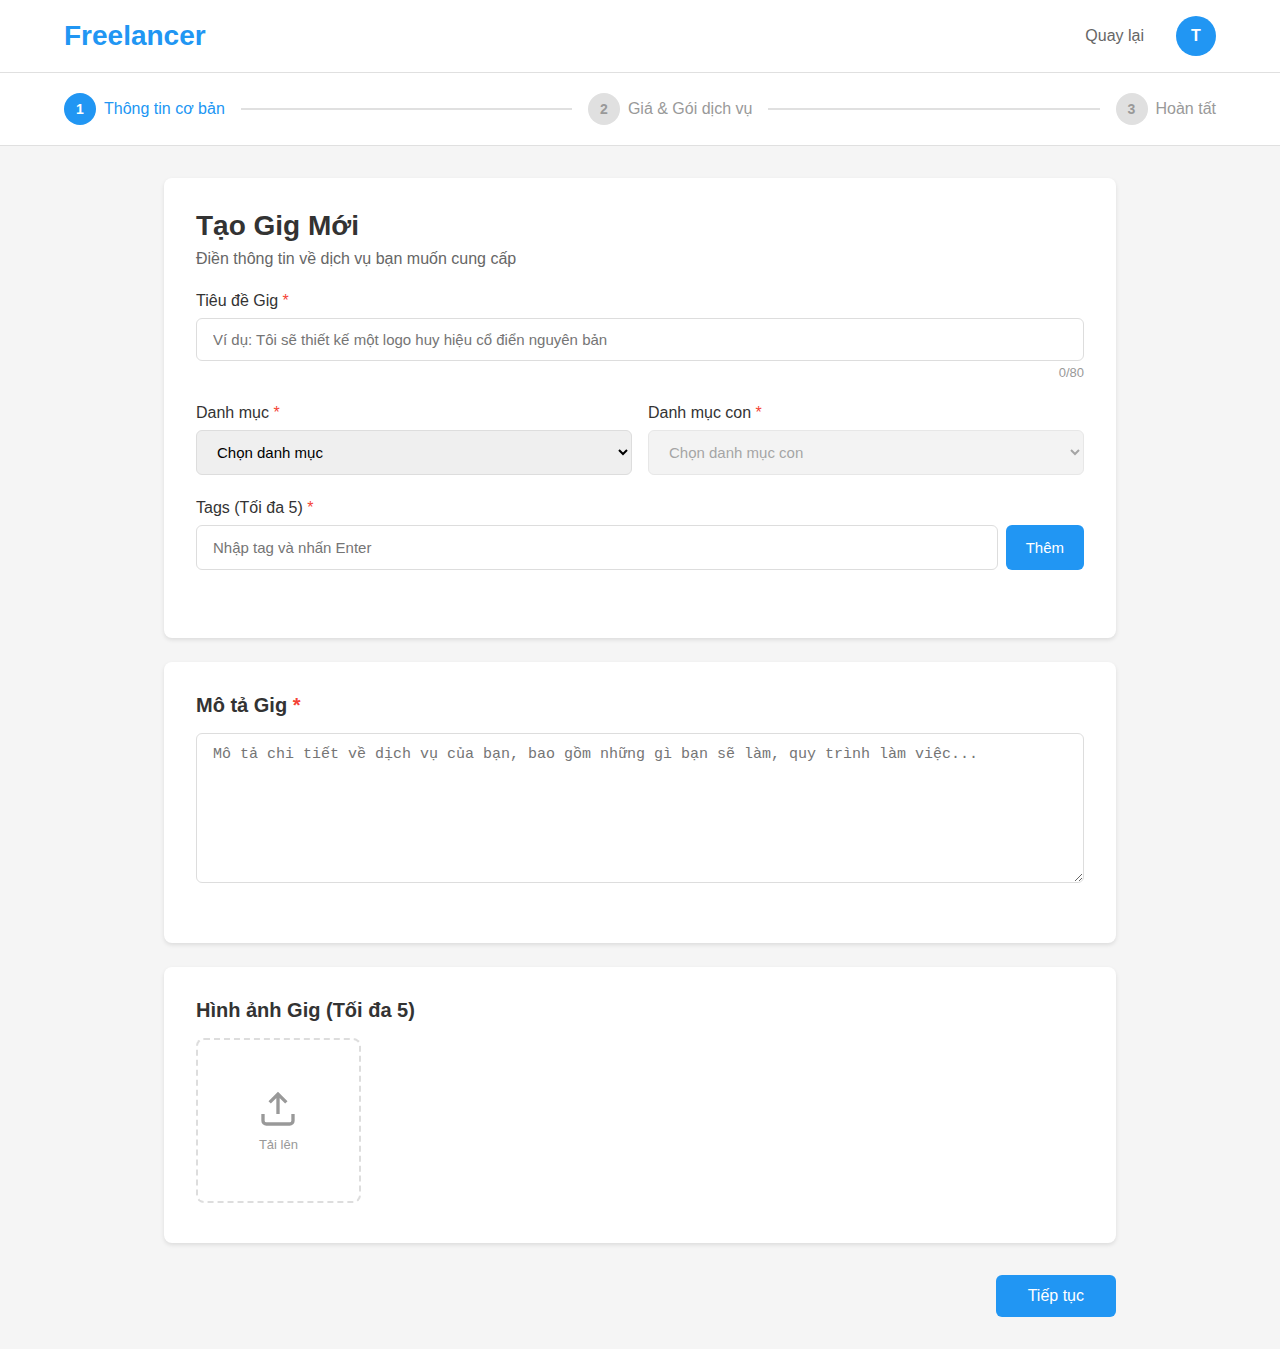
<file: create-gig-page1.html>
<!DOCTYPE html>
<html lang="vi">
<head>
    <meta charset="UTF-8">
    <meta name="viewport" content="width=device-width, initial-scale=1.0">
    <title>Freelancer - Tạo Gig Mới - Bước 1</title>
    <style>
        * {
            margin: 0;
            padding: 0;
            box-sizing: border-box;
        }

        body {
            font-family: 'Segoe UI', Tahoma, Geneva, Verdana, sans-serif;
            background-color: #f5f5f5;
            color: #333;
        }

        /* --- Cấu hình chung cho thẻ a đóng vai trò button --- */
        a.btn-add, a.btn-next, a.tag-remove, a.image-remove {
            text-decoration: none;
            display: inline-flex;
            align-items: center;
            justify-content: center;
            user-select: none;
            cursor: pointer;
        }
        
        /* Class disabled giả lập cho thẻ a */
        a.disabled {
            pointer-events: none;
            background: #ccc !important;
            cursor: not-allowed;
        }

        .header {
            background: white;
            border-bottom: 1px solid #e0e0e0;
            padding: 16px 0;
        }

        .header-container {
            max-width: 1200px;
            margin: 0 auto;
            padding: 0 24px;
            display: flex;
            justify-content: space-between;
            align-items: center;
        }

        .logo {
            font-size: 28px;
            font-weight: bold;
            color: #2196f3;
        }

        .header-right {
            display: flex;
            align-items: center;
            gap: 16px;
        }

        .back-btn {
            color: #666;
            text-decoration: none;
            padding: 8px 16px;
            border-radius: 4px;
            transition: background 0.3s;
        }

        .back-btn:hover {
            background: #f0f0f0;
        }

        .user-avatar {
            width: 40px;
            height: 40px;
            background: #2196f3;
            color: white;
            border-radius: 50%;
            display: flex;
            align-items: center;
            justify-content: center;
            font-weight: bold;
        }

        .progress-section {
            background: white;
            border-bottom: 1px solid #e0e0e0;
            padding: 20px 0;
        }

        .progress-container {
            max-width: 1200px;
            margin: 0 auto;
            padding: 0 24px;
            display: flex;
            align-items: center;
            gap: 16px;
        }

        .progress-step {
            display: flex;
            align-items: center;
            gap: 8px;
        }

        .step-number {
            width: 32px;
            height: 32px;
            border-radius: 50%;
            display: flex;
            align-items: center;
            justify-content: center;
            font-weight: 600;
            font-size: 14px;
        }

        .step-number.active {
            background: #2196f3;
            color: white;
        }

        .step-number.inactive {
            background: #e0e0e0;
            color: #999;
        }

        .step-text {
            font-weight: 500;
        }

        .step-text.active {
            color: #2196f3;
        }

        .step-text.inactive {
            color: #999;
        }

        .progress-line {
            flex: 1;
            height: 2px;
            background: #e0e0e0;
        }

        .container {
            max-width: 1000px;
            margin: 0 auto;
            padding: 32px 24px;
        }

        .card {
            background: white;
            border-radius: 8px;
            padding: 32px;
            margin-bottom: 24px;
            box-shadow: 0 2px 4px rgba(0,0,0,0.1);
        }

        .card h2 {
            font-size: 28px;
            margin-bottom: 8px;
            color: #333;
        }

        .card h3 {
            font-size: 20px;
            margin-bottom: 16px;
            color: #333;
        }

        .subtitle {
            color: #666;
            margin-bottom: 24px;
        }

        .form-group {
            margin-bottom: 24px;
        }

        label {
            display: block;
            font-weight: 500;
            margin-bottom: 8px;
            color: #333;
        }

        .required {
            color: #f44336;
        }

        input[type="text"],
        input[type="number"],
        select,
        textarea {
            width: 100%;
            padding: 12px 16px;
            border: 1px solid #ddd;
            border-radius: 6px;
            font-size: 15px;
            transition: all 0.3s;
        }

        input:focus,
        select:focus,
        textarea:focus {
            outline: none;
            border-color: #2196f3;
            box-shadow: 0 0 0 3px rgba(33, 150, 243, 0.1);
        }

        textarea {
            resize: vertical;
            min-height: 150px;
        }

        .char-count {
            text-align: right;
            font-size: 13px;
            color: #999;
            margin-top: 4px;
        }

        .grid-2 {
            display: grid;
            grid-template-columns: 1fr 1fr;
            gap: 16px;
        }

        .tag-input-wrapper {
            display: flex;
            gap: 8px;
            margin-bottom: 12px;
        }

        .tag-input-wrapper input {
            flex: 1;
        }

        .btn-add {
            background: #2196f3;
            color: white;
            border: none;
            padding: 12px 20px;
            border-radius: 6px;
            cursor: pointer;
            font-size: 15px;
            transition: background 0.3s;
            height: 45px; /* Để thẳng hàng với input */
        }

        .btn-add:hover {
            background: #1976d2;
        }

        .tags-container {
            display: flex;
            flex-wrap: wrap;
            gap: 8px;
        }

        .tag {
            background: #e3f2fd;
            color: #1976d2;
            padding: 6px 12px;
            border-radius: 20px;
            display: flex;
            align-items: center;
            gap: 8px;
            font-size: 14px;
        }

        .tag-remove {
            background: none;
            border: none;
            color: #1976d2;
            cursor: pointer;
            font-size: 16px;
            line-height: 1;
        }

        .image-grid {
            display: grid;
            grid-template-columns: repeat(5, 1fr);
            gap: 16px;
        }

        .image-item {
            aspect-ratio: 1;
            position: relative;
            border-radius: 8px;
            overflow: hidden;
        }

        .image-item img {
            width: 100%;
            height: 100%;
            object-fit: cover;
        }

        .image-remove {
            position: absolute;
            top: 8px;
            right: 8px;
            background: #f44336;
            color: white;
            border: none;
            width: 28px;
            height: 28px;
            border-radius: 50%;
            cursor: pointer;
            display: flex;
            align-items: center;
            justify-content: center;
            font-size: 18px;
            line-height: 1;
        }

        .image-upload-box {
            aspect-ratio: 1;
            border: 2px dashed #ddd;
            border-radius: 8px;
            display: flex;
            flex-direction: column;
            align-items: center;
            justify-content: center;
            cursor: pointer;
            transition: all 0.3s;
        }

        .image-upload-box:hover {
            border-color: #2196f3;
            background: #f0f8ff;
        }

        .image-upload-box svg {
            width: 40px;
            height: 40px;
            color: #999;
            margin-bottom: 8px;
        }

        .upload-text {
            font-size: 13px;
            color: #999;
        }

        .nav-buttons {
            display: flex;
            justify-content: flex-end;
            gap: 16px;
            margin-top: 32px;
        }

        .btn-next {
            padding: 12px 32px;
            background: #2196f3;
            color: white;
            border: none;
            border-radius: 6px;
            font-size: 16px;
            font-weight: 500;
            cursor: pointer;
            transition: background 0.3s;
        }

        .btn-next:hover {
            background: #1976d2;
        }

        @media (max-width: 768px) {
            .grid-2 {
                grid-template-columns: 1fr;
            }

            .image-grid {
                grid-template-columns: repeat(3, 1fr);
            }

            .step-text {
                display: none;
            }
        }
    </style>
</head>
<body>
    <header class="header">
        <div class="header-container">
            <div class="logo">Freelancer</div>
            <div class="header-right">
                <a href="#" class="back-btn">Quay lại</a>
                <div class="user-avatar">T</div>
            </div>
        </div>
    </header>

    <div class="progress-section">
        <div class="progress-container">
            <div class="progress-step">
                <div class="step-number active">1</div>
                <span class="step-text active">Thông tin cơ bản</span>
            </div>
            <div class="progress-line"></div>
            <div class="progress-step">
                <div class="step-number inactive">2</div>
                <span class="step-text inactive">Giá & Gói dịch vụ</span>
            </div>
            <div class="progress-line"></div>
            <div class="progress-step">
                <div class="step-number inactive">3</div>
                <span class="step-text inactive">Hoàn tất</span>
            </div>
        </div>
    </div>

    <div class="container">
        <div class="card">
            <h2>Tạo Gig Mới</h2>
            <p class="subtitle">Điền thông tin về dịch vụ bạn muốn cung cấp</p>
            
            <div class="form-group">
                <label>Tiêu đề Gig <span class="required">*</span></label>
                <input type="text" id="gigTitle" maxlength="80" placeholder="Ví dụ: Tôi sẽ thiết kế một logo huy hiệu cổ điển nguyên bản">
                <div class="char-count"><span id="titleCount">0</span>/80</div>
            </div>

            <div class="grid-2">
                <div class="form-group">
                    <label>Danh mục <span class="required">*</span></label>
                    <select id="category">
                        <option value="">Chọn danh mục</option>
                        <option value="graphics">Graphics & Design</option>
                        <option value="programming">Programming & Tech</option>
                        <option value="marketing">Digital Marketing</option>
                        <option value="video">Video & Animation</option>
                        <option value="writing">Writing & Translation</option>
                    </select>
                </div>
                <div class="form-group">
                    <label>Danh mục con <span class="required">*</span></label>
                    <select id="subCategory" disabled>
                        <option value="">Chọn danh mục con</option>
                    </select>
                </div>
            </div>

            <div class="form-group">
                <label>Tags (Tối đa 5) <span class="required">*</span></label>
                <div class="tag-input-wrapper">
                    <input type="text" id="tagInput" placeholder="Nhập tag và nhấn Enter">
                    <a href="javascript:void(0)" class="btn-add" id="addTagBtn">Thêm</a>
                </div>
                <div class="tags-container" id="tagsContainer"></div>
            </div>
        </div>

        <div class="card">
            <h3>Mô tả Gig <span class="required">*</span></h3>
            <div class="form-group">
                <textarea id="description" placeholder="Mô tả chi tiết về dịch vụ của bạn, bao gồm những gì bạn sẽ làm, quy trình làm việc..."></textarea>
            </div>
        </div>

        <div class="card">
            <h3>Hình ảnh Gig (Tối đa 5)</h3>
            <div class="image-grid" id="imageGrid">
                <label class="image-upload-box">
                    <svg viewBox="0 0 24 24" fill="none" stroke="currentColor" stroke-width="2">
                        <path d="M21 15v4a2 2 0 0 1-2 2H5a2 2 0 0 1-2-2v-4M17 8l-5-5-5 5M12 3v12"/>
                    </svg>
                    <span class="upload-text">Tải lên</span>
                    <input type="file" accept="image/*" multiple style="display: none;" id="imageInput">
                </label>
            </div>
        </div>

        <div class="nav-buttons">
            <a href="javascript:void(0)" class="btn-next" onclick="validateAndNext()">Tiếp tục</a>
        </div>
    </div>

    <script>
        var subCategories = {
            graphics: ['Logo Design', 'Brand Style Guides', 'Business Cards', 'Illustration'],
            programming: ['Website Development', 'Mobile Apps', 'WordPress', 'Game Development'],
            marketing: ['SEO', 'Social Media Marketing', 'Content Marketing', 'Email Marketing'],
            video: ['Video Editing', '3D Animation', 'Whiteboard Animation', 'Intro Videos'],
            writing: ['Articles Writing', 'Translation', 'Proofreading', 'Creative Writing']
        };

        var tags = [];
        var images = [];

        // Load saved data
        window.onload = function() {
            var savedData = localStorage.getItem('gigData');
            if (savedData) {
                var data = JSON.parse(savedData);
                document.getElementById('gigTitle').value = data.title || '';
                document.getElementById('category').value = data.category || '';
                if (data.category) {
                    document.getElementById('category').dispatchEvent(new Event('change'));
                    setTimeout(function() {
                        document.getElementById('subCategory').value = data.subCategory || '';
                    }, 100);
                }
                tags = data.tags || [];
                renderTags();
                document.getElementById('description').value = data.description || '';
                images = data.images || [];
                renderImages();
                document.getElementById('titleCount').textContent = (data.title || '').length;
            }
        };

        function saveData() {
            var data = {
                title: document.getElementById('gigTitle').value,
                category: document.getElementById('category').value,
                subCategory: document.getElementById('subCategory').value,
                tags: tags,
                description: document.getElementById('description').value,
                images: images
            };
            localStorage.setItem('gigData', JSON.stringify(data));
        }

        function validateAndNext() {
            var gigTitle = document.getElementById('gigTitle');
            var category = document.getElementById('category');
            var subCategory = document.getElementById('subCategory');
            var tagInput = document.getElementById('tagInput');
            var description = document.getElementById('description');

            var firstError = null;

            gigTitle.style.borderColor = '#ddd';
            gigTitle.style.boxShadow = 'none';
            category.style.borderColor = '#ddd';
            category.style.boxShadow = 'none';
            subCategory.style.borderColor = '#ddd';
            subCategory.style.boxShadow = 'none';
            tagInput.style.borderColor = '#ddd';
            tagInput.style.boxShadow = 'none';
            description.style.borderColor = '#ddd';
            description.style.boxShadow = 'none';

            if (!gigTitle.value.trim()) {
                gigTitle.style.borderColor = '#f44336';
                gigTitle.style.boxShadow = '0 0 0 3px rgba(244, 67, 54, 0.2)';
                if (!firstError) firstError = gigTitle;
            }

            if (!category.value) {
                category.style.borderColor = '#f44336';
                category.style.boxShadow = '0 0 0 3px rgba(244, 67, 54, 0.2)';
                if (!firstError) firstError = category;
            }

            if (!subCategory.value) {
                subCategory.style.borderColor = '#f44336';
                subCategory.style.boxShadow = '0 0 0 3px rgba(244, 67, 54, 0.2)';
                if (!firstError) firstError = subCategory;
            }

            if (tags.length === 0) {
                tagInput.style.borderColor = '#f44336';
                tagInput.style.boxShadow = '0 0 0 3px rgba(244, 67, 54, 0.2)';
                if (!firstError) firstError = tagInput;
            }

            if (!description.value.trim()) {
                description.style.borderColor = '#f44336';
                description.style.boxShadow = '0 0 0 3px rgba(244, 67, 54, 0.2)';
                if (!firstError) firstError = description;
            }

            if (firstError) {
                firstError.scrollIntoView({ behavior: 'smooth', block: 'center' });
                setTimeout(function() {
                    firstError.focus();
                }, 500);
                setTimeout(function() {
                    alert('⚠️ Vui lòng điền đầy đủ thông tin bắt buộc (có dấu *)');
                }, 600);
            } else {
                saveData();
                window.location.href = 'create-gig-page2.html';
            }
        }

        function addTag() {
            var value = document.getElementById('tagInput').value.trim();
            if (value && tags.length < 5 && tags.indexOf(value) === -1) {
                tags.push(value);
                renderTags();
                document.getElementById('tagInput').value = '';
                saveData();
            }
        }

        function removeTag(index) {
            tags.splice(index, 1);
            renderTags();
            saveData();
        }

        function renderTags() {
            var html = '';
            for (var i = 0; i < tags.length; i++) {
                html += '<div class="tag">' + tags[i] + 
                        // Đổi button thành a
                        '<a href="javascript:void(0)" class="tag-remove" onclick="removeTag(' + i + ')">×</a></div>';
            }
            document.getElementById('tagsContainer').innerHTML = html;
            
            // Xử lý disabled bằng class cho thẻ a
            var addBtn = document.getElementById('addTagBtn');
            if (tags.length >= 5) {
                addBtn.classList.add('disabled');
            } else {
                addBtn.classList.remove('disabled');
            }
        }

        document.getElementById('addTagBtn').addEventListener('click', addTag);
        document.getElementById('tagInput').addEventListener('keypress', function(e) {
            if (e.key === 'Enter') {
                e.preventDefault();
                addTag();
            }
        });

        document.getElementById('gigTitle').addEventListener('input', function(e) {
            document.getElementById('titleCount').textContent = e.target.value.length;
            this.style.borderColor = '#ddd';
            this.style.boxShadow = 'none';
            saveData();
        });

        document.getElementById('category').addEventListener('change', function(e) {
            var subCategorySelect = document.getElementById('subCategory');
            var category = e.target.value;
            
            if (category) {
                subCategorySelect.disabled = false;
                var options = '<option value="">Chọn danh mục con</option>';
                var subs = subCategories[category];
                for (var i = 0; i < subs.length; i++) {
                    options += '<option value="' + subs[i] + '">' + subs[i] + '</option>';
                }
                subCategorySelect.innerHTML = options;
            } else {
                subCategorySelect.disabled = true;
                subCategorySelect.innerHTML = '<option value="">Chọn danh mục con</option>';
            }
            this.style.borderColor = '#ddd';
            this.style.boxShadow = 'none';
            saveData();
        });

        document.getElementById('subCategory').addEventListener('change', function() {
            this.style.borderColor = '#ddd';
            this.style.boxShadow = 'none';
            saveData();
        });

        document.getElementById('description').addEventListener('input', function() {
            this.style.borderColor = '#ddd';
            this.style.boxShadow = 'none';
            saveData();
        });

        document.getElementById('tagInput').addEventListener('input', function() {
            if (tags.length > 0) {
                this.style.borderColor = '#ddd';
                this.style.boxShadow = 'none';
            }
        });

        function handleImageUpload(e) {
            var files = Array.from(e.target.files);
            var remainingSlots = 5 - images.length;
            var filesToProcess = files.slice(0, remainingSlots);
            
            for (var i = 0; i < filesToProcess.length; i++) {
                (function(file) {
                    var reader = new FileReader();
                    reader.onload = function(event) {
                        if (images.length < 5) {
                            images.push(event.target.result);
                            renderImages();
                            saveData();
                        }
                    };
                    reader.readAsDataURL(file);
                })(filesToProcess[i]);
            }
            e.target.value = '';
        }

        document.getElementById('imageInput').addEventListener('change', handleImageUpload);

        function removeImage(index) {
            images.splice(index, 1);
            renderImages();
            saveData();
        }

        function renderImages() {
            var uploadBox = '<label class="image-upload-box">' +
                '<svg viewBox="0 0 24 24" fill="none" stroke="currentColor" stroke-width="2">' +
                '<path d="M21 15v4a2 2 0 0 1-2 2H5a2 2 0 0 1-2-2v-4M17 8l-5-5-5 5M12 3v12"/>' +
                '</svg>' +
                '<span class="upload-text">Tải lên</span>' +
                '<input type="file" accept="image/*" multiple style="display: none;" class="image-input-new">' +
                '</label>';

            var imagesHtml = '';
            for (var i = 0; i < images.length; i++) {
                imagesHtml += '<div class="image-item">' +
                    '<img src="' + images[i] + '" alt="Image ' + (i + 1) + '">' +
                    // Đổi button thành a
                    '<a href="javascript:void(0)" class="image-remove" onclick="removeImage(' + i + ')">×</a>' +
                    '</div>';
            }

            document.getElementById('imageGrid').innerHTML = imagesHtml + (images.length < 5 ? uploadBox : '');

            var newInputs = document.querySelectorAll('.image-input-new');
            for (var j = 0; j < newInputs.length; j++) {
                newInputs[j].addEventListener('change', handleImageUpload);
            }
        }
    </script>
</body>
</html>
</file>
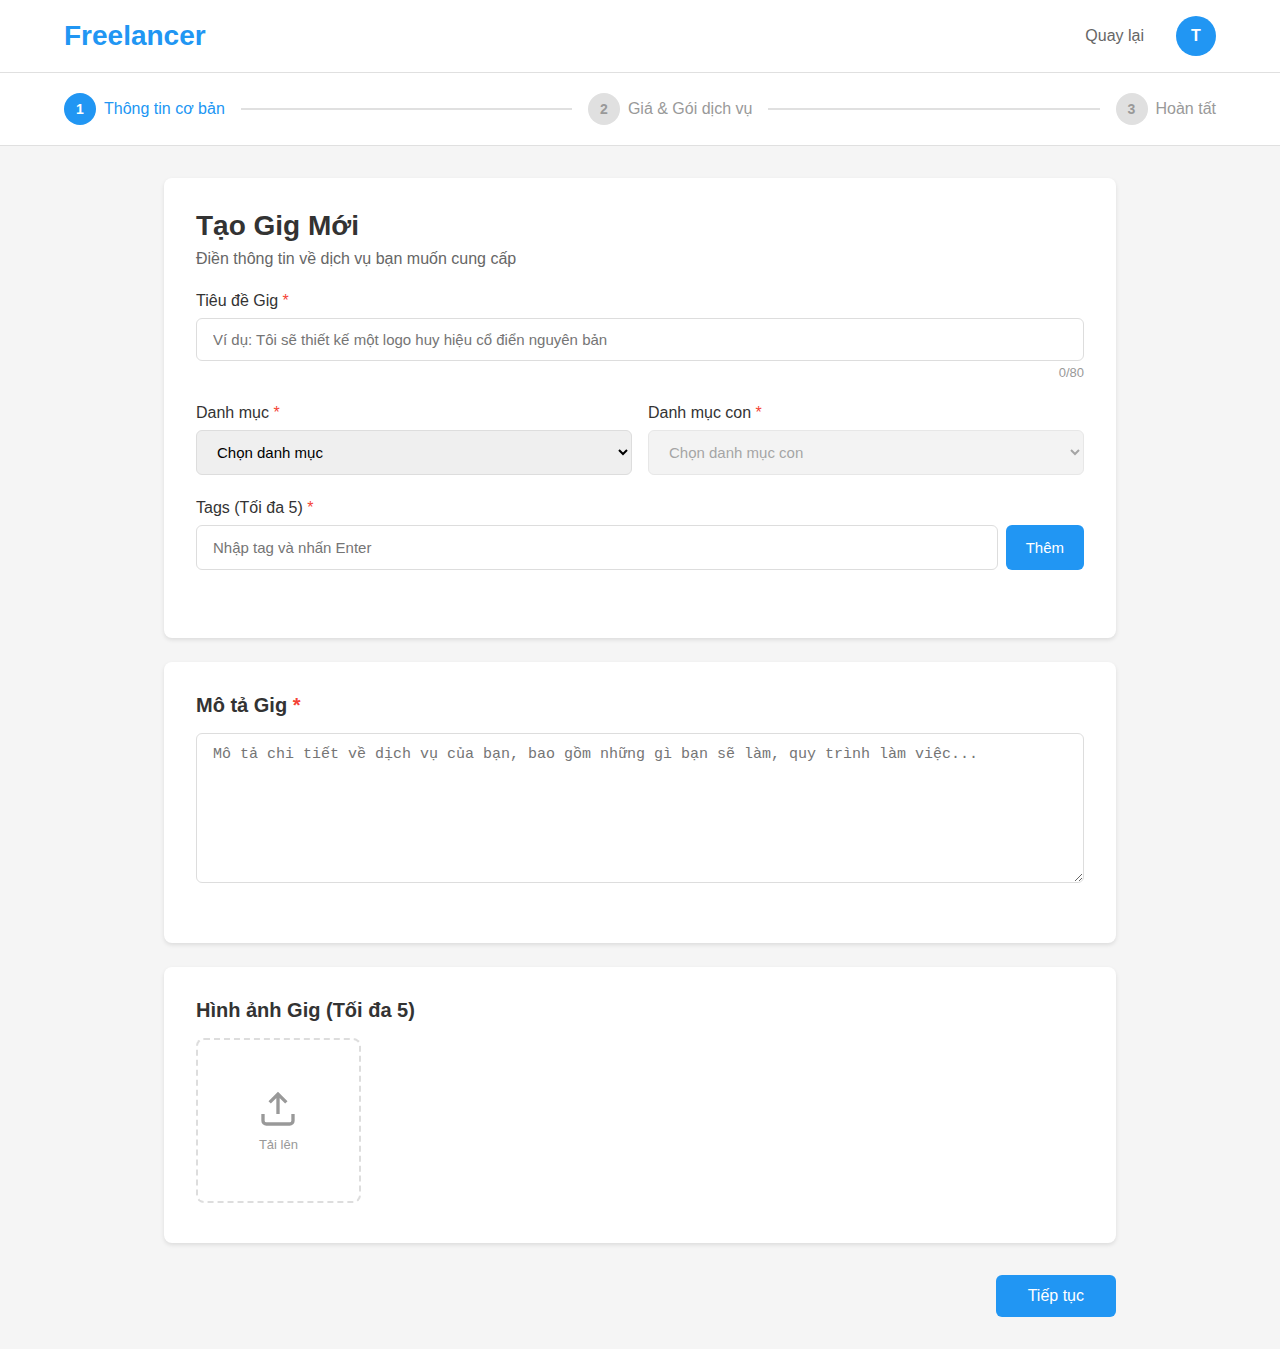
<file: create-gig-page2.html>
<!DOCTYPE html>
<html lang="vi">
<head>
    <meta charset="UTF-8">
    <meta name="viewport" content="width=device-width, initial-scale=1.0">
    <title>Freelancer - Tạo Gig Mới - Bước 2</title>
    <style>
        * {
            margin: 0;
            padding: 0;
            box-sizing: border-box;
        }

        body {
            font-family: 'Segoe UI', Tahoma, Geneva, Verdana, sans-serif;
            background-color: #f5f5f5;
            color: #333;
        }

        /* --- Cấu hình chung cho thẻ a đóng vai trò button --- */
        a.package-tab, a.btn-remove, a.btn-secondary, a.btn-back, a.btn-submit {
            text-decoration: none;
            display: inline-flex;
            align-items: center;
            justify-content: center;
            user-select: none;
            cursor: pointer;
        }

        .header {
            background: white;
            border-bottom: 1px solid #e0e0e0;
            padding: 16px 0;
        }

        .header-container {
            max-width: 1200px;
            margin: 0 auto;
            padding: 0 24px;
            display: flex;
            justify-content: space-between;
            align-items: center;
        }

        .logo {
            font-size: 28px;
            font-weight: bold;
            color: #2196f3;
        }

        .header-right {
            display: flex;
            align-items: center;
            gap: 16px;
        }

        .back-btn {
            color: #666;
            text-decoration: none;
            padding: 8px 16px;
            border-radius: 4px;
            transition: background 0.3s;
        }

        .back-btn:hover {
            background: #f0f0f0;
        }

        .user-avatar {
            width: 40px;
            height: 40px;
            background: #2196f3;
            color: white;
            border-radius: 50%;
            display: flex;
            align-items: center;
            justify-content: center;
            font-weight: bold;
        }

        .progress-section {
            background: white;
            border-bottom: 1px solid #e0e0e0;
            padding: 20px 0;
        }

        .progress-container {
            max-width: 1200px;
            margin: 0 auto;
            padding: 0 24px;
            display: flex;
            align-items: center;
            gap: 16px;
        }

        .progress-step {
            display: flex;
            align-items: center;
            gap: 8px;
        }

        .step-number {
            width: 32px;
            height: 32px;
            border-radius: 50%;
            display: flex;
            align-items: center;
            justify-content: center;
            font-weight: 600;
            font-size: 14px;
        }

        .step-number.active {
            background: #2196f3;
            color: white;
        }

        .step-number.inactive {
            background: #e0e0e0;
            color: #999;
        }

        .step-text {
            font-weight: 500;
        }

        .step-text.active {
            color: #2196f3;
        }

        .step-text.inactive {
            color: #999;
        }

        .progress-line {
            flex: 1;
            height: 2px;
            background: #e0e0e0;
        }

        .progress-line.completed {
            background: #2196f3;
        }

        .container {
            max-width: 1000px;
            margin: 0 auto;
            padding: 32px 24px;
        }

        .card {
            background: white;
            border-radius: 8px;
            padding: 32px;
            margin-bottom: 24px;
            box-shadow: 0 2px 4px rgba(0,0,0,0.1);
        }

        .card h2 {
            font-size: 28px;
            margin-bottom: 8px;
            color: #333;
        }

        .card h3 {
            font-size: 20px;
            margin-bottom: 16px;
            color: #333;
        }

        .subtitle {
            color: #666;
            margin-bottom: 24px;
        }

        .form-group {
            margin-bottom: 24px;
        }

        label {
            display: block;
            font-weight: 500;
            margin-bottom: 8px;
            color: #333;
        }

        .required {
            color: #f44336;
        }

        input[type="text"],
        input[type="number"],
        select,
        textarea {
            width: 100%;
            padding: 12px 16px;
            border: 1px solid #ddd;
            border-radius: 6px;
            font-size: 15px;
            transition: all 0.3s;
        }

        input:focus,
        select:focus,
        textarea:focus {
            outline: none;
            border-color: #2196f3;
            box-shadow: 0 0 0 3px rgba(33, 150, 243, 0.1);
        }

        .grid-2 {
            display: grid;
            grid-template-columns: 1fr 1fr;
            gap: 16px;
        }

        .package-tabs {
            display: flex;
            gap: 8px;
            border-bottom: 2px solid #e0e0e0;
            margin-bottom: 24px;
        }

        .package-tab {
            padding: 12px 24px;
            background: none;
            border: none;
            font-size: 16px;
            font-weight: 500;
            cursor: pointer;
            color: #666;
            border-bottom: 3px solid transparent;
            margin-bottom: -2px;
            transition: all 0.3s;
            text-transform: capitalize;
        }

        .package-tab.active {
            color: #2196f3;
            border-bottom-color: #2196f3;
        }

        .feature-item {
            display: flex;
            gap: 8px;
            margin-bottom: 12px;
        }

        .feature-item input {
            flex: 1;
        }

        .btn-remove {
            background: #f44336;
            color: white;
            border: none;
            padding: 12px 16px;
            border-radius: 6px;
            cursor: pointer;
            font-size: 15px;
        }

        .btn-remove:hover {
            background: #d32f2f;
        }

        .btn-secondary {
            background: white;
            color: #666;
            border: 1px solid #ddd;
            padding: 10px 16px;
            border-radius: 6px;
            cursor: pointer;
            font-size: 14px;
            display: flex;
            align-items: center;
            gap: 8px;
            transition: background 0.3s;
            width: fit-content;
        }

        .btn-secondary:hover {
            background: #f5f5f5;
        }

        .nav-buttons {
            display: flex;
            justify-content: space-between;
            gap: 16px;
            margin-top: 32px;
        }

        .btn-back {
            padding: 12px 24px;
            background: white;
            color: #666;
            border: 1px solid #ddd;
            border-radius: 6px;
            font-size: 16px;
            font-weight: 500;
            cursor: pointer;
            transition: background 0.3s;
        }

        .btn-back:hover {
            background: #f5f5f5;
        }

        .btn-submit {
            padding: 12px 32px;
            background: #2196f3;
            color: white;
            border: none;
            border-radius: 6px;
            font-size: 16px;
            font-weight: 500;
            cursor: pointer;
            transition: background 0.3s;
        }

        .btn-submit:hover {
            background: #1976d2;
        }

        @media (max-width: 768px) {
            .grid-2 {
                grid-template-columns: 1fr;
            }

            .step-text {
                display: none;
            }
        }
    </style>
</head>
<body>
    <header class="header">
        <div class="header-container">
            <div class="logo">Freelancer</div>
            <div class="header-right">
                <a href="#" class="back-btn">Quay lại</a>
                <div class="user-avatar">T</div>
            </div>
        </div>
    </header>

    <div class="progress-section">
        <div class="progress-container">
            <div class="progress-step">
                <div class="step-number active">1</div>
                <span class="step-text active">Thông tin cơ bản</span>
            </div>
            <div class="progress-line completed"></div>
            <div class="progress-step">
                <div class="step-number active">2</div>
                <span class="step-text active">Giá & Gói dịch vụ</span>
            </div>
            <div class="progress-line"></div>
            <div class="progress-step">
                <div class="step-number inactive">3</div>
                <span class="step-text inactive">Hoàn tất</span>
            </div>
        </div>
    </div>

    <div class="container">
        <div class="card">
            <h2>Gói Dịch Vụ & Giá</h2>
            <p class="subtitle">Thiết lập các gói dịch vụ và giá của bạn</p>
            
            <div class="package-tabs">
                <a href="javascript:void(0)" class="package-tab active" data-package="basic" onclick="switchPackage('basic')">Basic</a>
                <a href="javascript:void(0)" class="package-tab" data-package="standard" onclick="switchPackage('standard')">Standard</a>
                <a href="javascript:void(0)" class="package-tab" data-package="premium" onclick="switchPackage('premium')">Premium</a>
            </div>

            <div id="packageContent">
                <div class="grid-2">
                    <div class="form-group">
                        <label>Tên gói</label>
                        <input type="text" id="packageName" placeholder="Ví dụ: Basic Pack">
                    </div>
                    <div class="form-group">
                        <label>Giá (USD)</label>
                        <input type="number" id="packagePrice" min="5" placeholder="100">
                    </div>
                    <div class="form-group">
                        <label>Thời gian giao (ngày)</label>
                        <input type="number" id="packageDelivery" min="1" placeholder="4">
                    </div>
                    <div class="form-group">
                        <label>Số lần chỉnh sửa</label>
                        <input type="number" id="packageRevisions" min="0" placeholder="2">
                    </div>
                </div>

                <div class="form-group">
                    <label>Tính năng gói</label>
                    <div id="featuresContainer"></div>
                    <a href="javascript:void(0)" class="btn-secondary" onclick="addFeature()">
                        <span>+</span>
                        Thêm tính năng
                    </a>
                </div>
            </div>
        </div>

        <div class="card">
            <h3>Yêu cầu từ khách hàng</h3>
            <p class="subtitle">Những thông tin bạn cần từ khách hàng để bắt đầu công việc</p>
            <div id="requirementsContainer"></div>
            <a href="javascript:void(0)" class="btn-secondary" onclick="addRequirement()">
                <span>+</span>
                Thêm yêu cầu
            </a>
        </div>

        <div class="nav-buttons">
            <a href="javascript:void(0)" class="btn-back" onclick="goBack()">Quay lại</a>
            <a href="javascript:void(0)" class="btn-submit" onclick="submitGig()">Đăng Gig</a>
        </div>
    </div>

    <script>
        var currentPackage = 'basic';
        var packages = {
            basic: {
                name: '',
                price: '',
                delivery: '',
                revisions: '',
                features: ['']
            },
            standard: {
                name: '',
                price: '',
                delivery: '',
                revisions: '',
                features: ['']
            },
            premium: {
                name: '',
                price: '',
                delivery: '',
                revisions: '',
                features: ['']
            }
        };
        var requirements = [''];

        window.onload = function() {
            var savedData = localStorage.getItem('gigData');
            if (!savedData) {
                window.location.href = 'create-gig-page1.html';
                return;
            }

            var page2Data = localStorage.getItem('gigPage2Data');
            if (page2Data) {
                var data = JSON.parse(page2Data);
                packages = data.packages || packages;
                requirements = data.requirements || requirements;
            }

            loadPackageData();
            renderRequirements();
        };

        function switchPackage(packageType) {
            saveCurrentPackage();
            currentPackage = packageType;
            
            var tabs = document.querySelectorAll('.package-tab');
            for (var i = 0; i < tabs.length; i++) {
                tabs[i].classList.remove('active');
            }
            document.querySelector('[data-package="' + packageType + '"]').classList.add('active');
            
            loadPackageData();
        }

        function saveCurrentPackage() {
            packages[currentPackage] = {
                name: document.getElementById('packageName').value,
                price: document.getElementById('packagePrice').value,
                delivery: document.getElementById('packageDelivery').value,
                revisions: document.getElementById('packageRevisions').value,
                features: getFeatures()
            };
            saveData();
        }

        function loadPackageData() {
            var pkg = packages[currentPackage];
            document.getElementById('packageName').value = pkg.name || '';
            document.getElementById('packagePrice').value = pkg.price || '';
            document.getElementById('packageDelivery').value = pkg.delivery || '';
            document.getElementById('packageRevisions').value = pkg.revisions || '';
            renderFeatures();
        }

        function getFeatures() {
            var inputs = document.querySelectorAll('.feature-input');
            var features = [];
            for (var i = 0; i < inputs.length; i++) {
                features.push(inputs[i].value);
            }
            return features.length > 0 ? features : [''];
        }

        function renderFeatures() {
            var container = document.getElementById('featuresContainer');
            var features = packages[currentPackage].features;
            var html = '';
            
            for (var i = 0; i < features.length; i++) {
                html += '<div class="feature-item">' +
                    '<input type="text" placeholder="Ví dụ: Custom Logo Design" class="feature-input" value="' + (features[i] || '') + '" onchange="saveCurrentPackage()">' +
                    // Đổi thành thẻ a
                    (features.length > 1 ? '<a href="javascript:void(0)" class="btn-remove" onclick="removeFeature(' + i + ')">×</a>' : '') +
                    '</div>';
            }
            container.innerHTML = html;
        }

        function addFeature() {
            packages[currentPackage].features.push('');
            renderFeatures();
            saveData();
        }

        function removeFeature(index) {
            packages[currentPackage].features.splice(index, 1);
            if (packages[currentPackage].features.length === 0) {
                packages[currentPackage].features = [''];
            }
            renderFeatures();
            saveData();
        }

        function getRequirements() {
            var inputs = document.querySelectorAll('.requirement-input');
            var reqs = [];
            for (var i = 0; i < inputs.length; i++) {
                reqs.push(inputs[i].value);
            }
            return reqs.length > 0 ? reqs : [''];
        }

        function renderRequirements() {
            var container = document.getElementById('requirementsContainer');
            var html = '';
            
            for (var i = 0; i < requirements.length; i++) {
                html += '<div class="feature-item">' +
                    '<input type="text" placeholder="Ví dụ: Tên công ty, màu sắc yêu thích..." class="requirement-input" value="' + (requirements[i] || '') + '" onchange="saveRequirements()">' +
                    // Đổi thành thẻ a
                    (requirements.length > 1 ? '<a href="javascript:void(0)" class="btn-remove" onclick="removeRequirement(' + i + ')">×</a>' : '') +
                    '</div>';
            }
            container.innerHTML = html;
        }

        function addRequirement() {
            requirements.push('');
            renderRequirements();
            saveData();
        }

        function removeRequirement(index) {
            requirements.splice(index, 1);
            if (requirements.length === 0) {
                requirements = [''];
            }
            renderRequirements();
            saveData();
        }

        function saveRequirements() {
            requirements = getRequirements();
            saveData();
        }

        function saveData() {
            var data = {
                packages: packages,
                requirements: requirements
            };
            localStorage.setItem('gigPage2Data', JSON.stringify(data));
        }

        document.getElementById('packageName').addEventListener('change', saveCurrentPackage);
        document.getElementById('packagePrice').addEventListener('change', saveCurrentPackage);
        document.getElementById('packageDelivery').addEventListener('change', saveCurrentPackage);
        document.getElementById('packageRevisions').addEventListener('change', saveCurrentPackage);

        function goBack() {
            saveCurrentPackage();
            window.location.href = 'create-gig-page1.html';
        }

        function submitGig() {
            saveCurrentPackage();
            
            var page1Data = JSON.parse(localStorage.getItem('gigData'));
            var page2Data = {
                packages: packages,
                requirements: requirements
            };
            
            var finalData = Object.assign({}, page1Data, page2Data);
            localStorage.setItem('finalGigData', JSON.stringify(finalData));
            
            window.location.href = 'create-gig-page3.html';
        }
    </script>
</body>
</html>
</file>
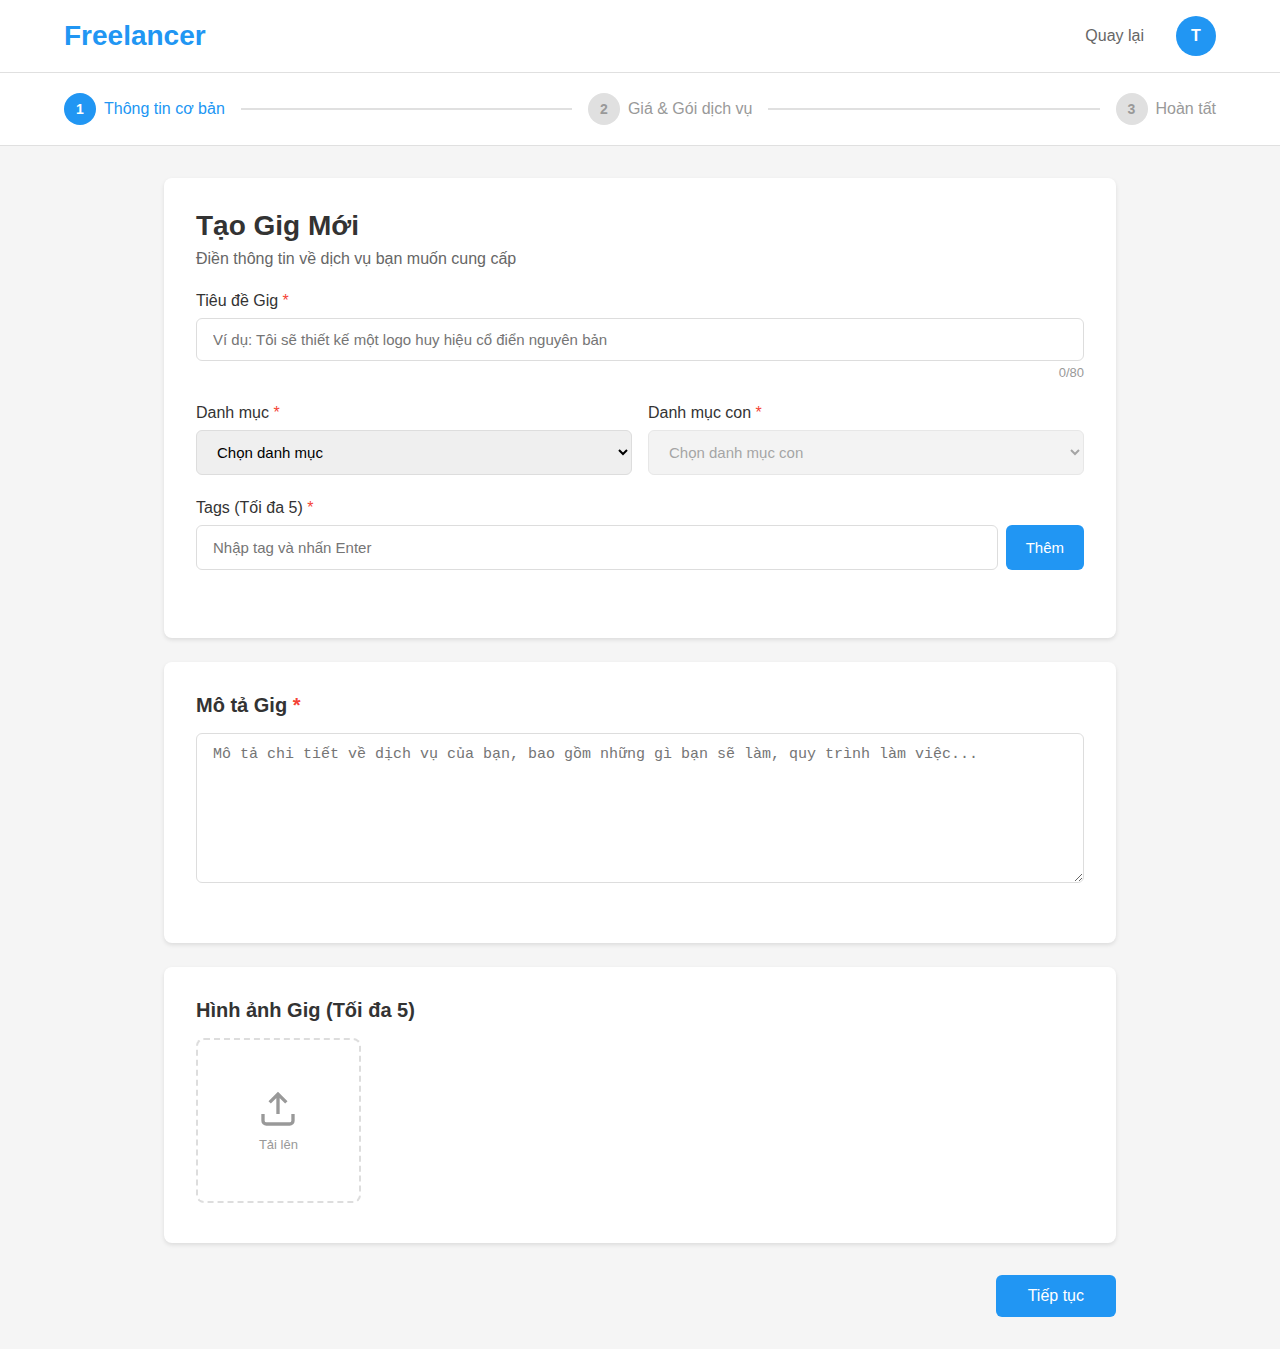
<file: create-gig-page3.html>
<!DOCTYPE html>
<html lang="vi">
<head>
    <meta charset="UTF-8">
    <meta name="viewport" content="width=device-width, initial-scale=1.0">
    <title>Freelancer - Gig đã được tạo thành công</title>
    <style>
        * {
            margin: 0;
            padding: 0;
            box-sizing: border-box;
        }

        body {
            font-family: 'Segoe UI', Tahoma, Geneva, Verdana, sans-serif;
            background-color: #f5f5f5;
            color: #333;
        }

        /* --- Cấu hình chung cho thẻ a đóng vai trò button --- */
        a.btn-primary, a.btn-secondary {
            text-decoration: none;
            display: inline-flex;
            align-items: center;
            justify-content: center;
            user-select: none;
            cursor: pointer;
        }

        .header {
            background: white;
            border-bottom: 1px solid #e0e0e0;
            padding: 16px 0;
        }

        .header-container {
            max-width: 1200px;
            margin: 0 auto;
            padding: 0 24px;
            display: flex;
            justify-content: space-between;
            align-items: center;
        }

        .logo {
            font-size: 28px;
            font-weight: bold;
            color: #2196f3;
        }

        .header-right {
            display: flex;
            align-items: center;
            gap: 16px;
        }

        .back-btn {
            color: #666;
            text-decoration: none;
            padding: 8px 16px;
            border-radius: 4px;
            transition: background 0.3s;
        }

        .back-btn:hover {
            background: #f0f0f0;
        }

        .user-avatar {
            width: 40px;
            height: 40px;
            background: #2196f3;
            color: white;
            border-radius: 50%;
            display: flex;
            align-items: center;
            justify-content: center;
            font-weight: bold;
        }

        .progress-section {
            background: white;
            border-bottom: 1px solid #e0e0e0;
            padding: 20px 0;
        }

        .progress-container {
            max-width: 1200px;
            margin: 0 auto;
            padding: 0 24px;
            display: flex;
            align-items: center;
            gap: 16px;
        }

        .progress-step {
            display: flex;
            align-items: center;
            gap: 8px;
        }

        .step-number {
            width: 32px;
            height: 32px;
            border-radius: 50%;
            display: flex;
            align-items: center;
            justify-content: center;
            font-weight: 600;
            font-size: 14px;
            background: #2196f3;
            color: white;
        }

        .step-text {
            font-weight: 500;
            color: #2196f3;
        }

        .progress-line {
            flex: 1;
            height: 2px;
            background: #2196f3;
        }

        .container {
            max-width: 800px;
            margin: 0 auto;
            padding: 32px 24px;
        }

        .card {
            background: white;
            border-radius: 8px;
            padding: 48px 32px;
            margin-bottom: 24px;
            box-shadow: 0 2px 4px rgba(0,0,0,0.1);
            text-align: center;
        }

        .success-icon {
            width: 100px;
            height: 100px;
            background: #4caf50;
            border-radius: 50%;
            display: flex;
            align-items: center;
            justify-content: center;
            margin: 0 auto 32px;
            color: white;
            font-size: 60px;
            animation: scaleIn 0.5s ease;
        }

        @keyframes scaleIn {
            0% {
                transform: scale(0);
                opacity: 0;
            }
            50% {
                transform: scale(1.1);
            }
            100% {
                transform: scale(1);
                opacity: 1;
            }
        }

        .success-message h2 {
            color: #4caf50;
            font-size: 32px;
            margin-bottom: 16px;
        }

        .success-message p {
            color: #666;
            font-size: 18px;
            line-height: 1.6;
            margin-bottom: 32px;
        }

        .gig-summary {
            background: #f8f9fa;
            border-radius: 8px;
            padding: 24px;
            margin: 32px 0;
            text-align: left;
        }

        .gig-summary h3 {
            color: #333;
            margin-bottom: 16px;
            font-size: 20px;
        }

        .summary-item {
            display: flex;
            padding: 12px 0;
            border-bottom: 1px solid #e0e0e0;
        }

        .summary-item:last-child {
            border-bottom: none;
        }

        .summary-label {
            font-weight: 600;
            color: #666;
            width: 150px;
            flex-shrink: 0;
        }

        .summary-value {
            color: #333;
            flex: 1;
        }

        .tag-list {
            display: flex;
            flex-wrap: wrap;
            gap: 8px;
        }

        .tag-item {
            background: #e3f2fd;
            color: #1976d2;
            padding: 4px 12px;
            border-radius: 16px;
            font-size: 14px;
        }

        .button-group {
            display: flex;
            gap: 16px;
            justify-content: center;
            flex-wrap: wrap;
        }

        .btn-primary {
            padding: 14px 32px;
            background: #2196f3;
            color: white;
            border: none;
            border-radius: 6px;
            font-size: 16px;
            font-weight: 500;
            cursor: pointer;
            transition: background 0.3s;
            text-decoration: none;
        }

        .btn-primary:hover {
            background: #1976d2;
        }

        .btn-secondary {
            padding: 14px 32px;
            background: white;
            color: #2196f3;
            border: 2px solid #2196f3;
            border-radius: 6px;
            font-size: 16px;
            font-weight: 500;
            cursor: pointer;
            transition: all 0.3s;
            text-decoration: none;
        }

        .btn-secondary:hover {
            background: #2196f3;
            color: white;
        }

        @media (max-width: 768px) {
            .step-text {
                display: none;
            }

            .success-message h2 {
                font-size: 24px;
            }

            .success-message p {
                font-size: 16px;
            }

            .button-group {
                flex-direction: column;
            }

            .btn-primary,
            .btn-secondary {
                width: 100%;
            }

            .summary-item {
                flex-direction: column;
                gap: 8px;
            }

            .summary-label {
                width: 100%;
            }
        }
    </style>
</head>
<body>
    <header class="header">
        <div class="header-container">
            <div class="logo">Freelancer</div>
            <div class="header-right">
                <a href="#" class="back-btn">Trang chủ</a>
                <div class="user-avatar">T</div>
            </div>
        </div>
    </header>

    <div class="progress-section">
        <div class="progress-container">
            <div class="progress-step">
                <div class="step-number">✓</div>
                <span class="step-text">Thông tin cơ bản</span>
            </div>
            <div class="progress-line"></div>
            <div class="progress-step">
                <div class="step-number">✓</div>
                <span class="step-text">Giá & Gói dịch vụ</span>
            </div>
            <div class="progress-line"></div>
            <div class="progress-step">
                <div class="step-number">✓</div>
                <span class="step-text">Hoàn tất</span>
            </div>
        </div>
    </div>

    <div class="container">
        <div class="card">
            <div class="success-icon">✓</div>
            <div class="success-message">
                <h2>Chúc mừng!</h2>
                <p>
                    Gig của bạn đã được tạo và đăng thành công!<br>
                    Bây giờ bạn có thể quản lý gig hoặc tạo thêm gig mới.
                </p>
            </div>

            <div class="gig-summary" id="gigSummary">
                <h3>📋 Tóm tắt Gig của bạn</h3>
                <div class="summary-item">
                    <div class="summary-label">Tiêu đề:</div>
                    <div class="summary-value" id="summaryTitle">-</div>
                </div>
                <div class="summary-item">
                    <div class="summary-label">Danh mục:</div>
                    <div class="summary-value" id="summaryCategory">-</div>
                </div>
                <div class="summary-item">
                    <div class="summary-label">Tags:</div>
                    <div class="summary-value">
                        <div class="tag-list" id="summaryTags"></div>
                    </div>
                </div>
                <div class="summary-item">
                    <div class="summary-label">Gói Basic:</div>
                    <div class="summary-value" id="summaryBasic">-</div>
                </div>
                <div class="summary-item">
                    <div class="summary-label">Gói Standard:</div>
                    <div class="summary-value" id="summaryStandard">-</div>
                </div>
                <div class="summary-item">
                    <div class="summary-label">Gói Premium:</div>
                    <div class="summary-value" id="summaryPremium">-</div>
                </div>
            </div>

            <div class="button-group">
                <a href="gig.html" class="btn-primary">Xem Gig của tôi</a>
                <a href="create-gig-page1.html" class="btn-secondary">Tạo Gig mới</a>
            </div>
        </div>
    </div>

    <script>
        window.onload = function() {
            var finalData = localStorage.getItem('finalGigData');
            
            if (!finalData) {
                window.location.href = 'create-gig-page1.html';
                return;
            }

            var data = JSON.parse(finalData);
            
            document.getElementById('summaryTitle').textContent = data.title || 'Chưa có tiêu đề';
            document.getElementById('summaryCategory').textContent = (data.category ? data.category : 'Chưa chọn') + 
                (data.subCategory ? ' / ' + data.subCategory : '');
            
            var tagsHtml = '';
            if (data.tags && data.tags.length > 0) {
                for (var i = 0; i < data.tags.length; i++) {
                    tagsHtml += '<span class="tag-item">' + data.tags[i] + '</span>';
                }
            } else {
                tagsHtml = 'Chưa có tags';
            }
            document.getElementById('summaryTags').innerHTML = tagsHtml;
            
            if (data.packages) {
                var basicInfo = data.packages.basic.name + 
                    (data.packages.basic.price ? ' - $' + data.packages.basic.price : '') +
                    (data.packages.basic.delivery ? ' - ' + data.packages.basic.delivery + ' ngày' : '');
                document.getElementById('summaryBasic').textContent = basicInfo || 'Chưa thiết lập';
                
                var standardInfo = data.packages.standard.name + 
                    (data.packages.standard.price ? ' - $' + data.packages.standard.price : '') +
                    (data.packages.standard.delivery ? ' - ' + data.packages.standard.delivery + ' ngày' : '');
                document.getElementById('summaryStandard').textContent = standardInfo || 'Chưa thiết lập';
                
                var premiumInfo = data.packages.premium.name + 
                    (data.packages.premium.price ? ' - $' + data.packages.premium.price : '') +
                    (data.packages.premium.delivery ? ' - ' + data.packages.premium.delivery + ' ngày' : '');
                document.getElementById('summaryPremium').textContent = premiumInfo || 'Chưa thiết lập';
            }


            console.log('Gig Data:', data);
        };

        function clearGigData() {
            localStorage.removeItem('gigData');
            localStorage.removeItem('gigPage2Data');
            localStorage.removeItem('finalGigData');
        }
    </script>
</body>
</html>
</file>
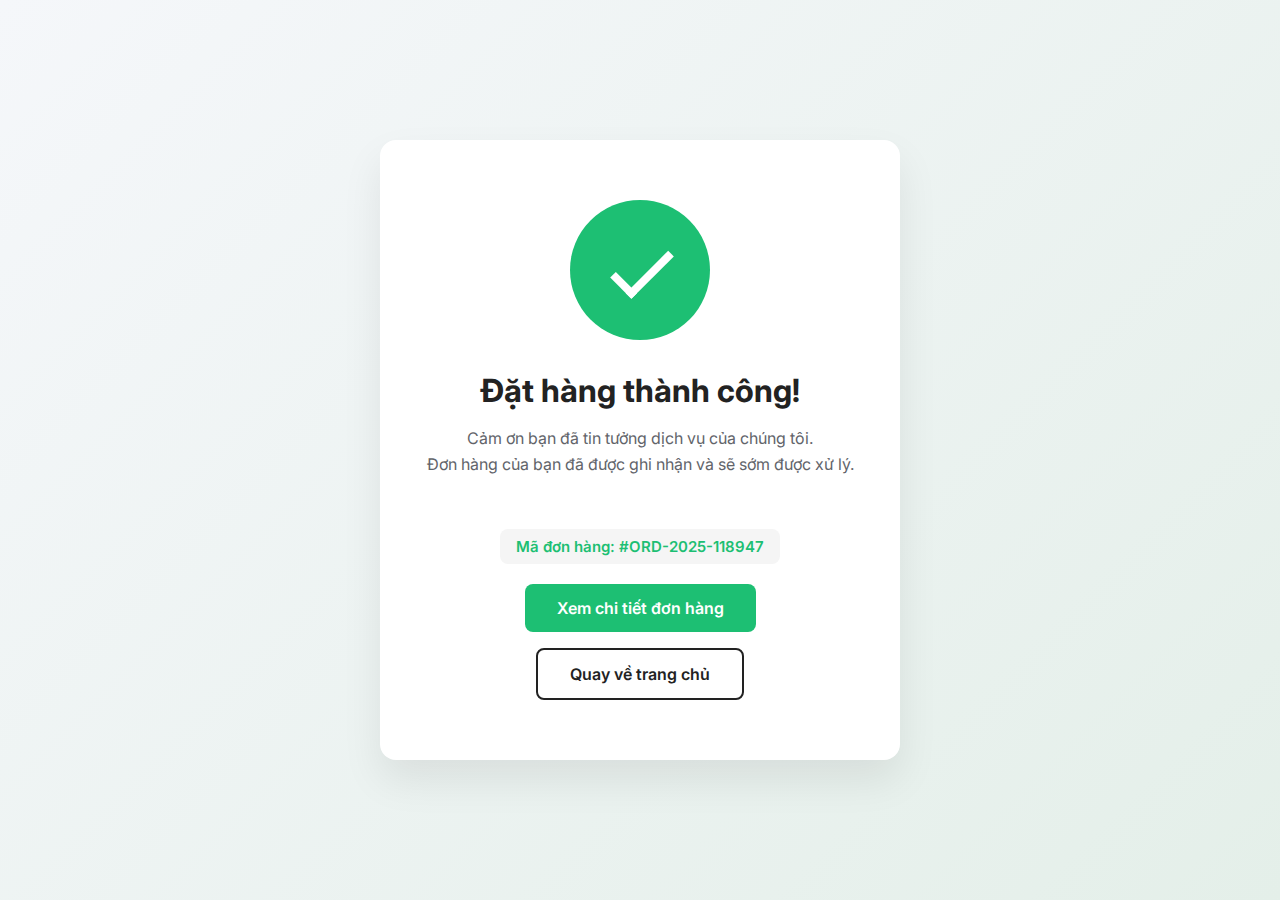
<file: hoanthanhdonhang.html>
<!DOCTYPE html>
<html lang="vi">
  <head>
    <meta charset="UTF-8" />
    <meta name="viewport" content="width=device-width, initial-scale=1.0" />
    <title>Đặt hàng thành công</title>
    <link rel="stylesheet" href="./HoanThanhHoaDon.css" />
  </head>
  <body>
    <div class="success-container">
      <!-- Dấu tích xanh -->
      <div class="checkmark-circle">
        <div class="checkmark"></div>
      </div>

      <h1 class="title">Đặt hàng thành công!</h1>
      <p class="subtitle">
        Cảm ơn bạn đã tin tưởng dịch vụ của chúng tôi.<br />
        Đơn hàng của bạn đã được ghi nhận và sẽ sớm được xử lý.
      </p>
      <div class="order-id">Mã đơn hàng: #ORD-2025-118947</div>

      <div class="buttons">
        <a href="#" class="btn btn-primary">Xem chi tiết đơn hàng</a>
        <a href="#" class="btn btn-secondary">Quay về trang chủ</a>
      </div>
    </div>
  </body>
</html>
</file>
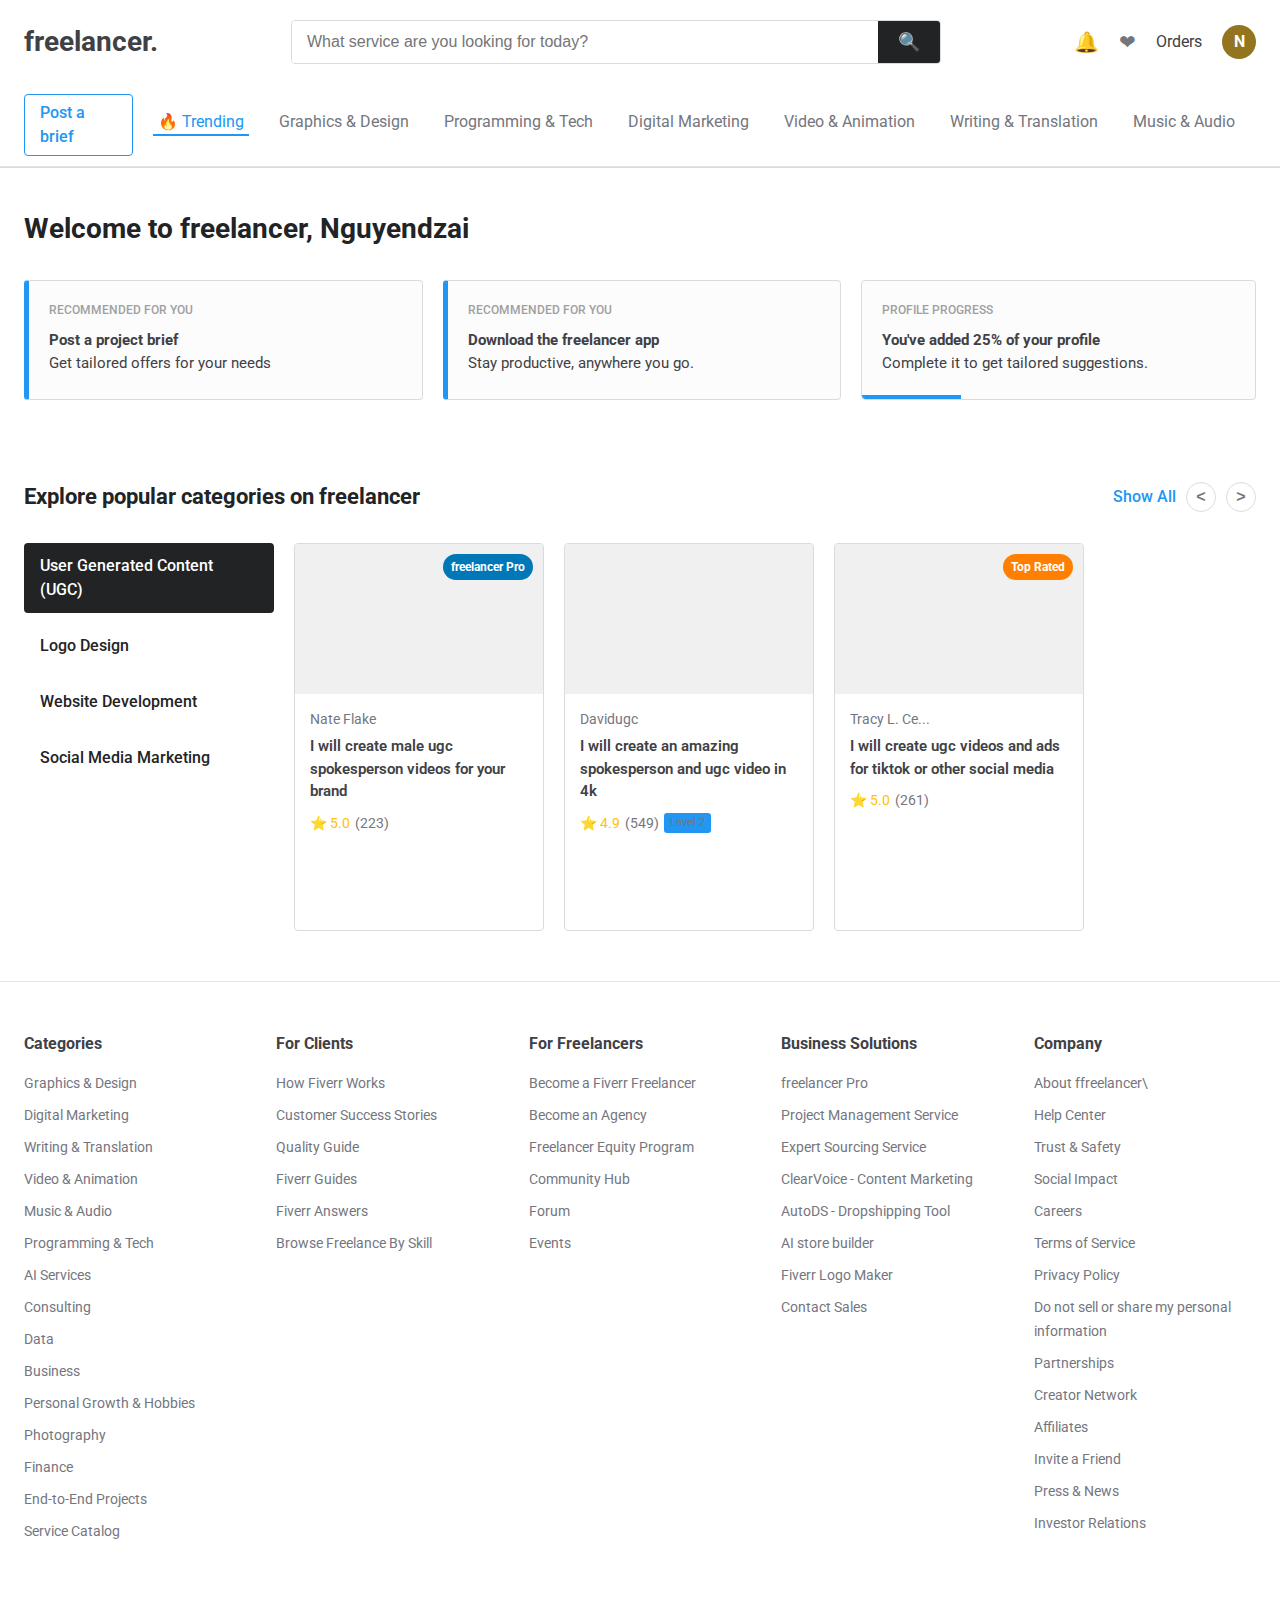
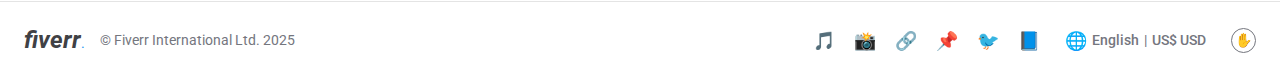
<file: khachhang.html>
<!DOCTYPE html>
<html lang="vi">
<head>
    <meta charset="UTF-8">
    <meta name="viewport" content="width=device-width, initial-scale=1.0">
    <title>Welcome to freelancer</title>
    <link rel="stylesheet" href="khachhang.css">
    <link href="https://fonts.googleapis.com/css2?family=Roboto:wght@400;500;700&display=swap" rel="stylesheet">
</head>
<body>

    <div class="page-wrapper">
        <header class="main-header">
            <div class="header-content">
                <div class="logo">
                    <a href="#">
                    <span class="logo-text">freelancer<span class="dot">.</span></span>
                    </a>
                </div>
                
                <div class="search-bar-primary">
                    <input type="text" placeholder="What service are you looking for today?">
                    <button class="search-button" aria-label="Search">
                        &#x1F50D;
                    </button>
                </div>
                
                <nav class="user-actions">
                    <a href="#" aria-label="Notifications">&#x1F514;</a>
                    <a href="#" aria-label="Favorites">&#x2764;</a>
                    <a href="#">Orders</a>
                    <div class="profile-icon">
                        <span class="initials">N</span>
                    </div>
                </nav>
            </div>

            <div class="secondary-nav-wrapper">
                <div class="secondary-nav-content">
                    <a href="#" class="post-brief-btn">Post a brief</a>
                    <div class="secondary-links">
                        <a href="#" class="trending">🔥 Trending</a>
                        <a href="#">Graphics & Design</a>
                        <a href="#">Programming & Tech</a>
                        <a href="#">Digital Marketing</a>
                        <a href="#">Video & Animation</a>
                        <a href="#">Writing & Translation</a>
                        <a href="#">Music & Audio</a>
                        <a href="#">Business</a>
                    </div>
                </div>
            </div>
        </header>

        <div class="main-container">

            <section class="welcome-section">
                <h2 class="welcome-title">Welcome to freelancer, Nguyendzai</h2>

                <div class="info-cards">
                    <div class="info-card recommended">
                        <h4>RECOMMENDED FOR YOU</h4>
                        <p><strong>Post a project brief</strong></p>
                        <p>Get tailored offers for your needs</p>
                    </div>
                    
                    <div class="info-card recommended">
                        <h4>RECOMMENDED FOR YOU</h4>
                        <p><strong>Download the freelancer app</strong></p>
                        <p>Stay productive, anywhere you go.</p>
                    </div>
                    
                    <div class="info-card progress">
                        <h4>PROFILE PROGRESS</h4>
                        <p><strong>You've added 25% of your profile</strong></p>
                        <p>Complete it to get tailored suggestions.</p>
                        <div class="progress-bar-mock"></div>
                    </div>
                </div>
            </section>
            
            <section class="explore-section">
                <div class="explore-header">
                    <h3>Explore popular categories on freelancer</h3>
                    <div class="explore-controls">
                        <a href="#" class="show-all">Show All</a>
                        <button class="arrow-btn">&lt;</button>
                        <button class="arrow-btn">&gt;</button>
                    </div>
                </div>
                
                <div class="content-row">
                    <div class="category-list">
                        <a href="#" class="category-item active">User Generated Content (UGC)</a>
                        <a href="#" class="category-item">Logo Design</a>
                        <a href="#" class="category-item">Website Development</a>
                        <a href="#" class="category-item">Social Media Marketing</a>
                        <div class="category-placeholder"></div>
                    </div>

                    <div class="gig-carousel">
                        <div class="gig-card">
                            <div class="gig-image-placeholder">
                                <span class="badge vetted">freelancer Pro</span>
                            </div>
                            <div class="gig-info">
                                <p class="seller-name">Nate Flake</p>
                                <p class="gig-title">I will create male ugc spokesperson videos for your brand</p>
                                <div class="rating">
                                    &#x2B50; 5.0 <span>(223)</span>
                                </div>
                            </div>
                        </div>

                        <div class="gig-card featured-gig">
                            <div class="gig-image-placeholder featured-image">
                                </div>
                            <div class="gig-info">
                                <p class="seller-name">Davidugc</p>
                                <p class="gig-title">I will create an amazing spokesperson and ugc video in 4k</p>
                                <div class="rating">
                                    &#x2B50; 4.9 <span>(549)</span>
                                    <span class="level-badge">Level 2</span>
                                </div>
                            </div>
                        </div>

                        <div class="gig-card">
                            <div class="gig-image-placeholder">
                                <span class="badge top-rated">Top Rated</span>
                            </div>
                            <div class="gig-info">
                                <p class="seller-name">Tracy L. Ce...</p>
                                <p class="gig-title">I will create ugc videos and ads for tiktok or other social media</p>
                                <div class="rating">
                                    &#x2B50; 5.0 <span>(261)</span>
                                </div>
                            </div>
                        </div>
                    </div>
                </div>
            </section>
        </div>
    </div>
<footer class="fiverr-footer">
        <div class="main-container footer-content-grid">
            
            <div class="footer-col">
                <h4>Categories</h4>
                <ul>
                    <li><a href="#">Graphics & Design</a></li>
                    <li><a href="#">Digital Marketing</a></li>
                    <li><a href="#">Writing & Translation</a></li>
                    <li><a href="#">Video & Animation</a></li>
                    <li><a href="#">Music & Audio</a></li>
                    <li><a href="#">Programming & Tech</a></li>
                    <li><a href="#">AI Services</a></li>
                    <li><a href="#">Consulting</a></li>
                    <li><a href="#">Data</a></li>
                    <li><a href="#">Business</a></li>
                    <li><a href="#">Personal Growth & Hobbies</a></li>
                    <li><a href="#">Photography</a></li>
                    <li><a href="#">Finance</a></li>
                    <li><a href="#">End-to-End Projects</a></li>
                    <li><a href="#">Service Catalog</a></li>
                </ul>
            </div>
            
            <div class="footer-col">
                <h4>For Clients</h4>
                <ul>
                    <li><a href="#">How Fiverr Works</a></li>
                    <li><a href="#">Customer Success Stories</a></li>
                    <li><a href="#">Quality Guide</a></li>
                    <li><a href="#">Fiverr Guides</a></li>
                    <li><a href="#">Fiverr Answers</a></li>
                    <li><a href="#">Browse Freelance By Skill</a></li>
                </ul>
            </div>
            
            <div class="footer-col">
                <h4>For Freelancers</h4>
                <ul>
                    <li><a href="#">Become a Fiverr Freelancer</a></li>
                    <li><a href="#">Become an Agency</a></li>
                    <li><a href="#">Freelancer Equity Program</a></li>
                    <li><a href="#">Community Hub</a></li>
                    <li><a href="#">Forum</a></li>
                    <li><a href="#">Events</a></li>
                </ul>
            </div>
            
            <div class="footer-col">
                <h4>Business Solutions</h4>
                <ul>
                    <li><a href="#">freelancer Pro</a></li>
                    <li><a href="#">Project Management Service</a></li>
                    <li><a href="#">Expert Sourcing Service</a></li>
                    <li><a href="#">ClearVoice - Content Marketing</a></li>
                    <li><a href="#">AutoDS - Dropshipping Tool</a></li>
                    <li><a href="#">AI store builder</a></li>
                    <li><a href="#">Fiverr Logo Maker</a></li>
                    <li><a href="#">Contact Sales</a></li>
                </ul>
            </div>
            
            <div class="footer-col">
                <h4>Company</h4>
                <ul>
                    <li><a href="#">About ffreelancer\</a></li>
                    <li><a href="#">Help Center</a></li>
                    <li><a href="#">Trust & Safety</a></li>
                    <li><a href="#">Social Impact</a></li>
                    <li><a href="#">Careers</a></li>
                    <li><a href="#">Terms of Service</a></li>
                    <li><a href="#">Privacy Policy</a></li>
                    <li><a href="#">Do not sell or share my personal information</a></li>
                    <li><a href="#">Partnerships</a></li>
                    <li><a href="#">Creator Network</a></li>
                    <li><a href="#">Affiliates</a></li>
                    <li><a href="#">Invite a Friend</a></li>
                    <li><a href="#">Press & News</a></li>
                    <li><a href="#">Investor Relations</a></li>
                </ul>
            </div>
        </div>

        <div class="footer-bottom-bar">
            <div class="main-container footer-bottom-content">
                <div class="copyright">
                    <div class="logo">
                        <span class="fiverr-text">fiverr</span><span class="fiverr-dot">.</span>
                    </div>
                    <span>© Fiverr International Ltd. 2025</span>
                </div>
                
                <div class="social-and-language">
                    <div class="social-icons">
                        <a href="#" aria-label="TikTok">🎵</a>
                        <a href="#" aria-label="Instagram">📸</a>
                        <a href="#" aria-label="LinkedIn">🔗</a>
                        <a href="#" aria-label="Pinterest">📌</a>
                        <a href="#" aria-label="Twitter">🐦</a>
                        <a href="#" aria-label="Facebook">📘</a>
                    </div>
                    <div class="language-currency">
                        <span class="globe-icon">🌐</span>
                        <a href="#">English</a>
                        <span class="separator">|</span>
                        <a href="#">US$ USD</a>
                    </div>
                    <div class="accessibility-icon">
                        <span class="accessibility-hand">✋</span>
                    </div>
                </div>
            </div>
        </div>
    </footer>
</body>
</html>
</file>
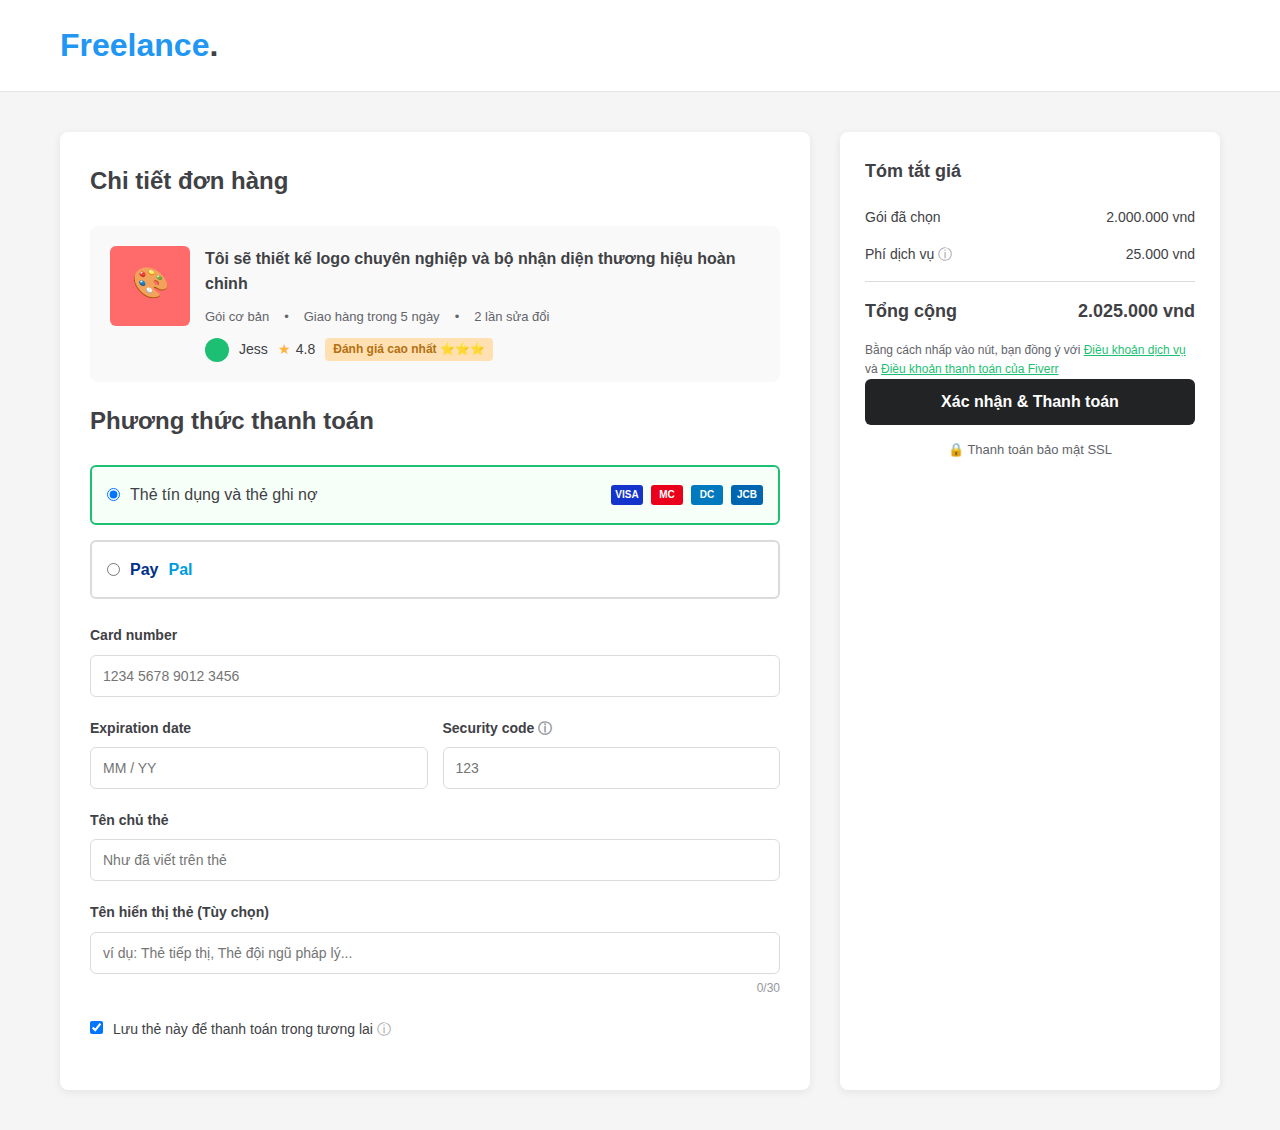
<file: thanh_toan.html>
<!DOCTYPE html>
<html lang="vi">
  <head>
    <meta charset="UTF-8" />
    <meta name="viewport" content="width=device-width, initial-scale=1.0" />
    <link rel="stylesheet" href="./ThanhToan.css" />
    <title>Chi tiết đơn hàng - Freelancer</title>
  </head>
  <body>
    <div class="header">
      <div class="logo">Freelance<span style="color: #404145">.</span></div>
    </div>

    <div class="container">
      <div class="payment-section">
        <h2>Chi tiết đơn hàng</h2>

        <div class="gig-item">
          <img
            src="data:image/svg+xml,%3Csvg xmlns='http://www.w3.org/2000/svg' width='80' height='80'%3E%3Crect fill='%23FF6B6B' width='80' height='80'/%3E%3Ctext x='50%25' y='50%25' dominant-baseline='middle' text-anchor='middle' font-size='30' fill='white'%3E🎨%3C/text%3E%3C/svg%3E"
            alt="Logo Design"
            class="gig-image"
          />
          <div class="gig-info">
            <div class="gig-title">
              Tôi sẽ thiết kế logo chuyên nghiệp và bộ nhận diện thương hiệu
              hoàn chỉnh
            </div>
            <div class="gig-meta">
              <span>Gói cơ bản</span>
              <span>•</span>
              <span>Giao hàng trong 5 ngày</span>
              <span>•</span>
              <span>2 lần sửa đổi</span>
            </div>
            <div class="seller-info">
              <div class="seller-avatar"></div>
              <span>Jess</span>
              <span class="rating">
                <span class="star">★</span>
                <span>4.8</span>
              </span>
              <span class="badge">Đánh giá cao nhất ⭐⭐⭐</span>
            </div>
          </div>
        </div>

        <h2>Phương thức thanh toán</h2>

        <div class="payment-methods">
          <div class="payment-option active">
            <input type="radio" name="payment" checked />
            <span>Thẻ tín dụng và thẻ ghi nợ</span>
            <div class="payment-icons">
              <div class="card-icon visa">VISA</div>
              <div class="card-icon mastercard">MC</div>
              <div class="card-icon diners">DC</div>
              <div class="card-icon jcb">JCB</div>
            </div>
          </div>

          <div class="payment-option">
            <input type="radio" name="payment" />
            <div class="paypal-option">
              <span style="color: #003087; font-weight: 600">Pay</span
              ><span style="color: #009cde; font-weight: 600">Pal</span>
            </div>
          </div>
        </div>

        <form id="paymentForm">
          <div class="form-group">
            <label for="cardNumber">Card number</label>
            <input
              type="text"
              id="cardNumber"
              placeholder="1234 5678 9012 3456"
              maxlength="19"
            />
          </div>

          <div class="form-row">
            <div class="form-group">
              <label for="expiry">Expiration date</label>
              <input
                type="text"
                id="expiry"
                placeholder="MM / YY"
                maxlength="7"
              />
            </div>
            <div class="form-group">
              <label for="cvv"
                >Security code <span class="info-icon">ⓘ</span></label
              >
              <input type="text" id="cvv" placeholder="123" maxlength="4" />
            </div>
          </div>

          <div class="form-group">
            <label for="cardName">Tên chủ thẻ</label>
            <input
              type="text"
              id="cardName"
              placeholder="Như đã viết trên thẻ"
            />
          </div>

          <div class="form-group">
            <label for="cardHolder">Tên hiển thị thẻ (Tùy chọn)</label>
            <input
              type="text"
              id="cardHolder"
              placeholder="ví dụ: Thẻ tiếp thị, Thẻ đội ngũ pháp lý..."
              maxlength="30"
            />
            <div class="char-count"><span id="charCount">0</span>/30</div>
          </div>

          <div class="checkbox-group">
            <input type="checkbox" id="saveFuture" checked />
            <label for="saveFuture"
              >Lưu thẻ này để thanh toán trong tương lai
              <span class="info-icon">ⓘ</span></label
            >
          </div>
        </form>
      </div>

      <div class="summary">
        <h3>Tóm tắt giá</h3>
        <div class="summary-row">
          <span>Gói đã chọn</span>
          <span>2.000.000 vnd</span>
        </div>
        <div class="summary-row">
          <span>Phí dịch vụ <span class="info-icon">ⓘ</span></span>
          <span>25.000 vnd</span>
        </div>
        <div class="summary-row total">
          <span>Tổng cộng</span>
          <span>2.025.000 vnd </span>
        </div>

        <div class="terms-links">
          Bằng cách nhấp vào nút, bạn đồng ý với
          <a href="#">Điều khoản dịch vụ</a> và
          <a href="#">Điều khoản thanh toán của Fiverr</a>
        </div>

        <button
          class="checkout-btn"
          onclick="window.location.href='./hoanthanhdonhang.html'"
        >
          Xác nhận & Thanh toán
        </button>

        <div class="secure-payment">
          <span class="lock-icon">🔒</span> Thanh toán bảo mật SSL
        </div>
      </div>
    </div>

    <script>
      // Format card number
      document
        .getElementById("cardNumber")
        .addEventListener("input", function (e) {
          let value = e.target.value.replace(/\s/g, "");
          let formattedValue = value.match(/.{1,4}/g)?.join(" ") || value;
          e.target.value = formattedValue;
        });

      // Format expiry date
      document.getElementById("expiry").addEventListener("input", function (e) {
        let value = e.target.value.replace(/\s/g, "").replace(/\//g, "");
        if (value.length >= 2) {
          e.target.value = value.slice(0, 2) + " / " + value.slice(2, 4);
        } else {
          e.target.value = value;
        }
      });

      // Character counter
      document
        .getElementById("cardHolder")
        .addEventListener("input", function (e) {
          document.getElementById("charCount").textContent =
            e.target.value.length;
        });

      // Payment option selection
      document.querySelectorAll(".payment-option").forEach((option) => {
        option.addEventListener("click", function () {
          document
            .querySelectorAll(".payment-option")
            .forEach((opt) => opt.classList.remove("active"));
          this.classList.add("active");
          this.querySelector('input[type="radio"]').checked = true;
        });
      });

      function processPayment() {
        alert("Đang xử lý thanh toán...");
      }
    </script>
  </body>
</html>
</file>
<file: HoanThanhHoaDon.css>
@import url("https://fonts.googleapis.com/css2?family=Inter:wght@400;500;600;700&display=swap");

* {
  margin: 0;
  padding: 0;
  box-sizing: border-box;
}

body {
  font-family: "Inter", -apple-system, BlinkMacSystemFont, "Segoe UI", Roboto,
    sans-serif;
  background: linear-gradient(135deg, #f5f7fa 0%, #e4efe9 100%);
  min-height: 100vh;
  display: flex;
  align-items: center;
  justify-content: center;
  padding: 20px;
}

.success-container {
  background: #ffffff;
  max-width: 520px;
  width: 100%;
  border-radius: 16px;
  box-shadow: 0 20px 40px rgba(0, 0, 0, 0.08);
  overflow: hidden;
  text-align: center;
  padding: 60px 40px;
}

/* Dấu tích xanh lớn */
.checkmark-circle {
  width: 140px;
  height: 140px;
  border-radius: 50%;
  background: #1dbf73;
  margin: 0 auto 32px;
  display: flex;
  align-items: center;
  justify-content: center;
  position: relative;
  animation: scaleIn 0.6s ease-out;
}

.checkmark {
  width: 60px;
  height: 30px;
  border-bottom: 8px solid white;
  border-left: 8px solid white;
  transform: rotate(-45deg);
  position: absolute;
  top: 52px;
  left: 42px;
}

@keyframes scaleIn {
  0% {
    transform: scale(0);
    opacity: 0;
  }
  70% {
    transform: scale(1.1);
  }
  100% {
    transform: scale(1);
  }
}

.title {
  font-size: 32px;
  font-weight: 700;
  color: #222222;
  margin-bottom: 16px;
  line-height: 1.2;
}

.subtitle {
  font-size: 16px;
  color: #62646a;
  line-height: 1.6;
  margin-bottom: 40px;
}

.order-id {
  background: #f5f5f5;
  display: inline-block;
  padding: 8px 16px;
  border-radius: 8px;
  font-weight: 600;
  color: #1dbf73;
  margin-top: 12px;
  font-size: 15px;
}

/* Nút bấm */
.buttons {
  display: flex;
  gap: 16px;
  justify-content: center;
  flex-wrap: wrap;
  margin-top: 20px;
}

.btn {
  padding: 14px 32px;
  border-radius: 8px;
  font-size: 16px;
  font-weight: 600;
  cursor: pointer;
  transition: all 0.2s ease;
  min-width: 180px;
  text-decoration: none;
  display: inline-block;
}

.btn-primary {
  background: #1dbf73;
  color: white;
  border: none;
}

.btn-primary:hover {
  background: #19a963;
  transform: translateY(-2px);
  box-shadow: 0 8px 20px rgba(29, 191, 115, 0.3);
}

.btn-secondary {
  background: white;
  color: #222;
  border: 2px solid #222;
}

.btn-secondary:hover {
  background: #f5f5f5;
  transform: translateY(-2px);
}

/* Responsive */
@media (max-width: 480px) {
  .success-container {
    padding: 50px 24px;
  }
  .title {
    font-size: 28px;
  }
  .buttons {
    flex-direction: column;
  }
  .btn {
    width: 100%;
  }
}
</file>
<file: ThanhToan.css>
* {
  margin: 0;
  padding: 0;
  box-sizing: border-box;
}

body {
  font-family: -apple-system, BlinkMacSystemFont, "Segoe UI", Arial, sans-serif;
  background-color: #f5f5f5;
  color: #404145;
  line-height: 1.6;
}

.header {
  background: white;
  padding: 20px 0;
  border-bottom: 1px solid #e4e5e7;
}

.logo {
  max-width: 1200px;
  margin: 0 auto;
  padding: 0 20px;
  font-size: 32px;
  font-weight: bold;
  color: #2196f3;
}

.container {
  max-width: 1200px;
  margin: 40px auto;
  padding: 0 20px;
  display: grid;
  grid-template-columns: 1fr 380px;
  gap: 30px;
}

.order-details,
.payment-section {
  background: white;
  border-radius: 8px;
  padding: 30px;
  box-shadow: 0 2px 8px rgba(0, 0, 0, 0.08);
}

h2 {
  font-size: 24px;
  margin-bottom: 25px;
  color: #404145;
}

.gig-item {
  display: flex;
  gap: 15px;
  padding: 20px;
  background: #f9f9f9;
  border-radius: 8px;
  margin-bottom: 20px;
}

.gig-image {
  width: 80px;
  height: 80px;
  border-radius: 6px;
  object-fit: cover;
}

.gig-info {
  flex: 1;
}

.gig-title {
  font-size: 16px;
  font-weight: 600;
  margin-bottom: 10px;
  color: #404145;
}

.gig-meta {
  display: flex;
  gap: 15px;
  font-size: 13px;
  color: #62646a;
  margin-bottom: 10px;
}

.seller-info {
  display: flex;
  align-items: center;
  gap: 10px;
  font-size: 14px;
}

.seller-avatar {
  width: 24px;
  height: 24px;
  border-radius: 50%;
  background: #1dbf73;
}

.rating {
  display: flex;
  align-items: center;
  gap: 5px;
}

.star {
  color: #ffb33e;
}

.badge {
  background: #ffe0b3;
  color: #b5700f;
  padding: 2px 8px;
  border-radius: 4px;
  font-size: 12px;
  font-weight: 600;
}

.payment-methods {
  margin-bottom: 25px;
}

.payment-option {
  display: flex;
  align-items: center;
  gap: 10px;
  padding: 15px;
  border: 2px solid #dadbdd;
  border-radius: 6px;
  margin-bottom: 15px;
  cursor: pointer;
  transition: all 0.3s;
}

.payment-option:hover {
  border-color: #1dbf73;
}

.payment-option.active {
  border-color: #1dbf73;
  background: #f7fff9;
}

.payment-icons {
  display: flex;
  gap: 8px;
  margin-left: auto;
}

.card-icon {
  width: 32px;
  height: 20px;
  border-radius: 3px;
  display: flex;
  align-items: center;
  justify-content: center;
  font-size: 10px;
  font-weight: bold;
  color: white;
}

.visa {
  background: #1434cb;
}
.mastercard {
  background: #eb001b;
}
.diners {
  background: #0079be;
}
.jcb {
  background: #0066b2;
}

.form-group {
  margin-bottom: 20px;
}

label {
  display: block;
  font-size: 14px;
  font-weight: 600;
  margin-bottom: 8px;
  color: #404145;
}

input[type="text"] {
  width: 100%;
  padding: 12px;
  border: 1px solid #dadbdd;
  border-radius: 6px;
  font-size: 14px;
  transition: border 0.3s;
}

input[type="text"]:focus {
  outline: none;
  border-color: #1dbf73;
}

.form-row {
  display: grid;
  grid-template-columns: 1fr 1fr;
  gap: 15px;
}

.char-count {
  text-align: right;
  font-size: 12px;
  color: #95979d;
  margin-top: 5px;
}

.checkbox-group {
  display: flex;
  align-items: flex-start;
  gap: 10px;
  margin: 20px 0;
}

.checkbox-group input[type="checkbox"] {
  margin-top: 3px;
}

.checkbox-group label {
  font-weight: normal;
  font-size: 14px;
  margin: 0;
}

.summary {
  background: white;
  border-radius: 8px;
  padding: 25px;
  box-shadow: 0 2px 8px rgba(0, 0, 0, 0.08);
}

.summary h3 {
  font-size: 18px;
  margin-bottom: 20px;
  color: #404145;
}

.summary-row {
  display: flex;
  justify-content: space-between;
  margin-bottom: 15px;
  font-size: 14px;
}

.summary-row.total {
  font-size: 18px;
  font-weight: 700;
  padding-top: 15px;
  border-top: 1px solid #dadbdd;
  margin-top: 15px;
}

.info-icon {
  color: #95979d;
  cursor: help;
}

.checkout-btn {
  width: 100%;
  padding: 14px;
  background: #222325;
  color: white;
  border: none;
  border-radius: 6px;
  font-size: 16px;
  font-weight: 600;
  cursor: pointer;
  margin-bottom: 15px;
  transition: background 0.3s;
}

.checkout-btn:hover {
  background: #404145;
}

.secure-payment {
  text-align: center;
  font-size: 13px;
  color: #62646a;
}

.lock-icon {
  color: #1dbf73;
}

.terms-links {
  font-size: 12px;
  color: #62646a;
  margin-top: 15px;
}

.terms-links a {
  color: #1dbf73;
  text-decoration: underline;
}

.paypal-option {
  display: flex;
  align-items: center;
  gap: 10px;
}

.paypal-logo {
  width: 80px;
}

@media (max-width: 968px) {
  .container {
    grid-template-columns: 1fr;
  }
}
</file>
<file: khachhang.css>
/* Biến và Reset */
:root {
    --primary-color: #2196f3;
    --secondary-color: #404145;
    --text-light: #74767e;
    --text-dark: #222325;
    --border-color: #dadbdd;
}

* {
    box-sizing: border-box;
    margin: 0;
    padding: 0;
}

body {
    font-family: 'Roboto', Arial, sans-serif;
    line-height: 1.5;
    background-color: #fff;
    color: var(--text-dark);
}

a {
    text-decoration: none;
    color: var(--secondary-color);
}

.page-wrapper {
    min-width: 1000px; /* Đảm bảo giao diện không bị vỡ trên desktop hẹp */
}

.main-container {
    max-width: 1400px;
    margin: 0 auto;
    padding: 0 24px;
}

/* --- 1. HEADER (Thanh trên cùng) --- */
.main-header {
    border-bottom: 1px solid var(--border-color);
}

.header-content {
    max-width: 1400px;
    margin: 0 auto;
    display: flex;
    align-items: center;
    justify-content: space-between;
    padding: 20px 24px;
}

/* Logo */
.logo a {
    font-size: 28px;
    font-weight: bold;
}
.fiverr-text { font-style: italic; color: var(--secondary-color); }
.fiverr-dot { color: var(--primary-color); }

/* Search Bar */
.search-bar-primary {
    flex-grow: 1;
    max-width: 650px;
    margin: 0 20px;
    display: flex;
    border: 1px solid var(--border-color);
    border-radius: 4px;
    overflow: hidden;
}
.search-bar-primary input[type="text"] {
    flex-grow: 1;
    padding: 10px 15px;
    border: none;
    font-size: 16px;
    outline: none;
    color: var(--secondary-color);
}
.search-button {
    background-color: var(--text-dark);
    color: #fff;
    border: none;
    padding: 10px 20px;
    cursor: pointer;
    font-size: 18px;
}

/* User Actions */
.user-actions {
    display: flex;
    align-items: center;
    gap: 20px;
}
.user-actions a {
    color: var(--text-light);
    font-size: 20px;
    font-weight: 500;
}
.user-actions a[href="#"]:nth-child(3) { /* Orders link */
    font-size: 16px;
    color: var(--secondary-color);
    font-weight: 400;
}
.profile-icon {
    display: inline-flex;
    justify-content: center;
    align-items: center;
    width: 34px;
    height: 34px;
    border-radius: 50%;
    background-color: #92751E; /* Màu nâu/vàng */
    color: #fff;
    font-size: 16px;
    font-weight: bold;
    position: relative;
    cursor: pointer;
}

/* --- 2. SECONDARY NAV --- */
.secondary-nav-wrapper {
    border-bottom: 1px solid #e4e4e4;
    padding: 10px 0;
}
.secondary-nav-content {
    max-width: 1400px;
    margin: 0 auto;
    padding: 0 24px;
    display: flex;
    align-items: center;
    gap: 20px;
}
.post-brief-btn {
    background-color: #fff;
    color: var(--primary-color);
    border: 1px solid var(--primary-color);
    padding: 6px 15px;
    border-radius: 4px;
    font-weight: 500;
    transition: background-color 0.2s;
}
.post-brief-btn:hover {
    background-color: #E2FFF1;
}
.secondary-links {
    display: flex;
    gap: 25px;
    white-space: nowrap;
    overflow-x: auto;
    padding-bottom: 5px;
}
.secondary-links a {
    color: var(--text-light);
    font-size: 16px;
    font-weight: 400;
    padding: 0 5px;
    border-bottom: 2px solid transparent;
    transition: color 0.2s, border-color 0.2s;
}
.secondary-links a:hover,
.secondary-links a.trending {
    color: var(--primary-color);
    border-bottom-color: var(--primary-color);
}

/* --- 3. WELCOME & PROGRESS SECTION --- */
.welcome-section {
    padding: 40px 0;
}
.welcome-title {
    font-size: 28px;
    font-weight: 700;
    margin-bottom: 30px;
}
.info-cards {
    display: flex;
    gap: 20px;
    justify-content: space-between;
}
.info-card {
    flex: 1;
    border: 1px solid var(--border-color);
    border-radius: 4px;
    padding: 20px;
    min-height: 120px;
    background-color: #fcfcfc;
}
.info-card h4 {
    color: #a0a0a0;
    font-size: 12px;
    font-weight: 500;
    margin-bottom: 10px;
}
.info-card p {
    font-size: 15px;
    color: var(--secondary-color);
}
.info-card.recommended {
    border-left: 5px solid var(--primary-color);
}
.info-card.progress {
    position: relative;
}
.progress-bar-mock {
    position: absolute;
    bottom: 0;
    left: 0;
    height: 4px;
    width: 25%; /* Mô phỏng 25% */
    background-color: var(--primary-color);
    border-bottom-left-radius: 4px;
}

/* --- 4. EXPLORE CATEGORIES & GIGS SECTION --- */
.explore-section {
    padding: 40px 0;
}
.explore-header {
    display: flex;
    justify-content: space-between;
    align-items: center;
    margin-bottom: 30px;
}
.explore-header h3 {
    font-size: 22px;
    font-weight: 700;
}
.explore-controls {
    display: flex;
    align-items: center;
    gap: 10px;
}
.show-all {
    color: var(--primary-color);
    font-weight: 500;
}
.arrow-btn {
    background: none;
    border: 1px solid var(--border-color);
    width: 30px;
    height: 30px;
    border-radius: 50%;
    cursor: pointer;
    color: var(--text-light);
    font-weight: 700;
    font-size: 16px;
}

.content-row {
    display: flex;
    gap: 20px;
}

/* Category List */
.category-list {
    min-width: 250px;
    max-width: 250px;
    display: flex;
    flex-direction: column;
    gap: 10px;
}
.category-item {
    padding: 10px 15px;
    border-radius: 4px;
    color: var(--text-dark);
    font-weight: 500;
    border: 1px solid transparent;
}
.category-item:hover {
    border-color: var(--border-color);
}
.category-item.active {
    background-color: var(--text-dark);
    color: #fff;
}
.category-placeholder {
    height: 150px; /* Chiều cao giả lập các danh mục tiếp theo */
    /* Màu nền nhẹ để phân biệt */
}

/* Gigs Carousel */
.gig-carousel {
    flex-grow: 1;
    display: flex;
    gap: 20px;
    overflow-x: hidden; /* Ẩn phần dư ra để mô phỏng carousel */
    padding-bottom: 10px;
}

.gig-card {
    min-width: 250px;
    max-width: 250px;
    border: 1px solid var(--border-color);
    border-radius: 4px;
    overflow: hidden;
    transition: box-shadow 0.2s;
    background-color: #fff;
    cursor: pointer;
}
.gig-card:hover {
    box-shadow: 0 4px 12px rgba(0, 0, 0, 0.1);
}

.gig-image-placeholder {
    height: 150px;
    background-color: #f0f0f0;
    position: relative;
}
.featured-image {
    background-image: url('');
    background-size: cover;
    background-position: center;
}

.gig-info {
    padding: 15px;
}
.seller-name {
    font-size: 14px;
    color: var(--text-light);
    margin-bottom: 5px;
}
.gig-title {
    font-size: 15px;
    font-weight: 600;
    color: var(--secondary-color);
    margin-bottom: 10px;
}
.rating {
    font-size: 14px;
    color: #ffc107; /* Màu vàng sao */
    display: flex;
    align-items: center;
}
.rating span {
    color: var(--text-light);
    margin-left: 5px;
}

.badge {
    position: absolute;
    top: 10px;
    right: 10px;
    padding: 4px 8px;
    border-radius: 20px;
    font-size: 12px;
    font-weight: 700;
    color: #fff;
}
.badge.vetted {
    background-color: #0077B6;
}
.badge.top-rated {
    background-color: #ff7f00;
}
.level-badge {
    background-color: var(--primary-color);
    color: #fff;
    font-size: 11px;
    padding: 2px 6px;
    border-radius: 3px;
    margin-left: 10px;
}
/* --- 5. FOOTER CHI TIẾT (Dựa trên Fiverr) --- */
.fiverr-footer {
    background-color: #fff;
    padding-top: 50px;
    border-top: 1px solid #e4e4e4;
}

.footer-content-grid {
    display: flex;
    justify-content: space-between;
    gap: 30px;
    padding-bottom: 50px;
}

.footer-col {
    flex: 1;
    min-width: 180px;
}

.footer-col h4 {
    font-size: 16px;
    font-weight: 700;
    color: var(--secondary-color);
    margin-bottom: 15px;
}

.footer-col ul {
    list-style: none;
    padding: 0;
}

.footer-col ul li {
    margin-bottom: 8px;
}

.footer-col ul li a {
    text-decoration: none;
    color: var(--text-light);
    font-size: 14px;
    font-weight: 400;
    transition: color 0.2s;
}

.footer-col ul li a:hover {
    color: var(--primary-color);
}

/* --- Footer Bottom Bar --- */
.footer-bottom-bar {
    border-top: 1px solid #e4e4e4;
    padding: 20px 0;
}

.footer-bottom-content {
    display: flex;
    justify-content: space-between;
    align-items: center;
}

.copyright {
    display: flex;
    align-items: center;
    gap: 15px;
    font-size: 14px;
    color: var(--text-light);
}

.copyright .logo .fiverr-text {
    font-size: 24px;
    font-weight: bold;
    font-style: italic;
}

.social-and-language {
    display: flex;
    align-items: center;
    gap: 25px;
}

.social-icons a {
    font-size: 18px;
    margin-left: 15px;
    color: var(--text-light);
    transition: color 0.2s;
}

.social-icons a:hover {
    color: var(--primary-color);
}

.language-currency {
    font-size: 14px;
    color: var(--text-light);
    display: flex;
    align-items: center;
    gap: 5px;
}

.language-currency a {
    color: var(--text-light);
    font-weight: 500;
}

.globe-icon {
    font-size: 18px;
}

.accessibility-icon {
    border: 1px solid var(--text-light);
    border-radius: 50%;
    width: 25px;
    height: 25px;
    display: flex;
    justify-content: center;
    align-items: center;
    font-size: 14px;
    color: var(--text-light);
}

/* Responsive cho Footer */
@media (max-width: 1200px) {
    .footer-content-grid {
        display: grid;
        grid-template-columns: repeat(3, 1fr);
    }
}

@media (max-width: 768px) {
    .footer-content-grid {
        grid-template-columns: repeat(2, 1fr);
        gap: 20px;
    }
    .footer-bottom-content {
        flex-direction: column;
        gap: 15px;
    }
    .copyright {
        flex-direction: column;
        text-align: center;
    }
    .social-and-language {
        flex-wrap: wrap;
        justify-content: center;
    }
    .social-icons a {
        margin: 0 5px;
    }
}
</file>
